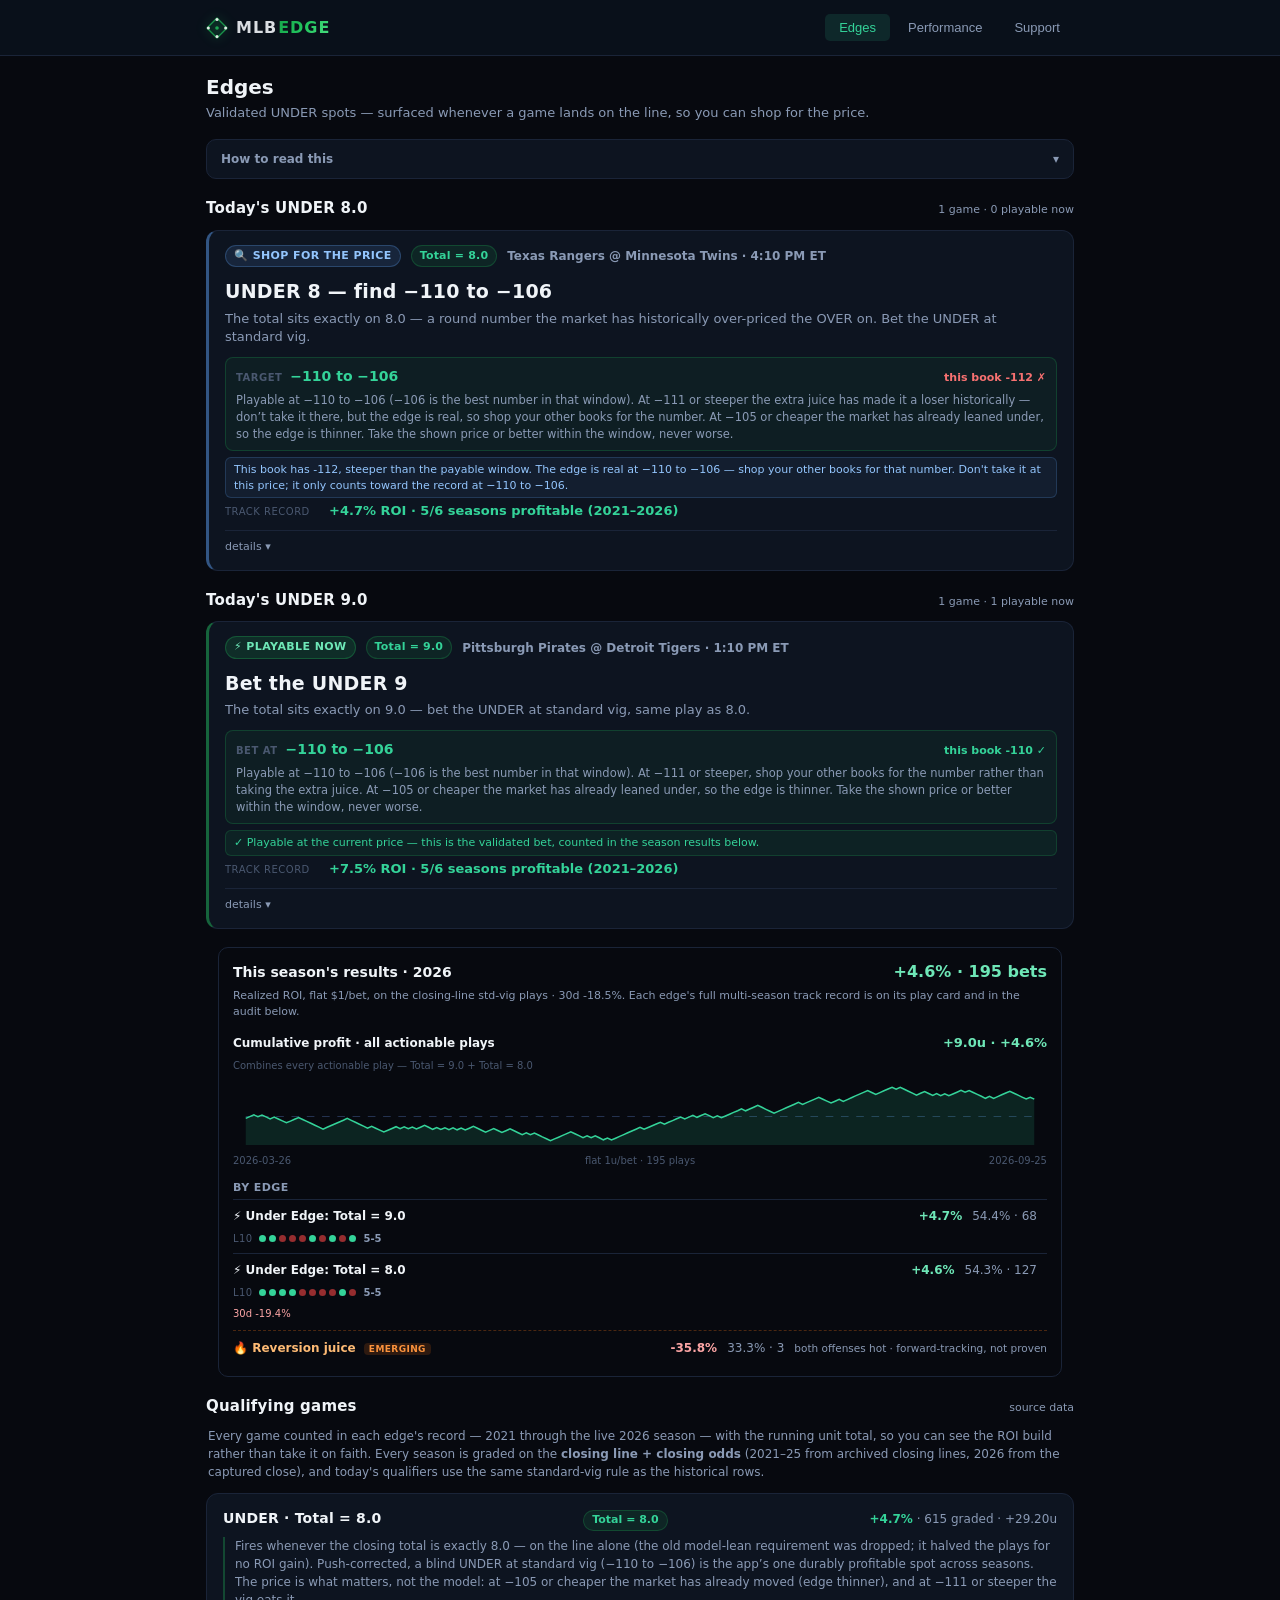
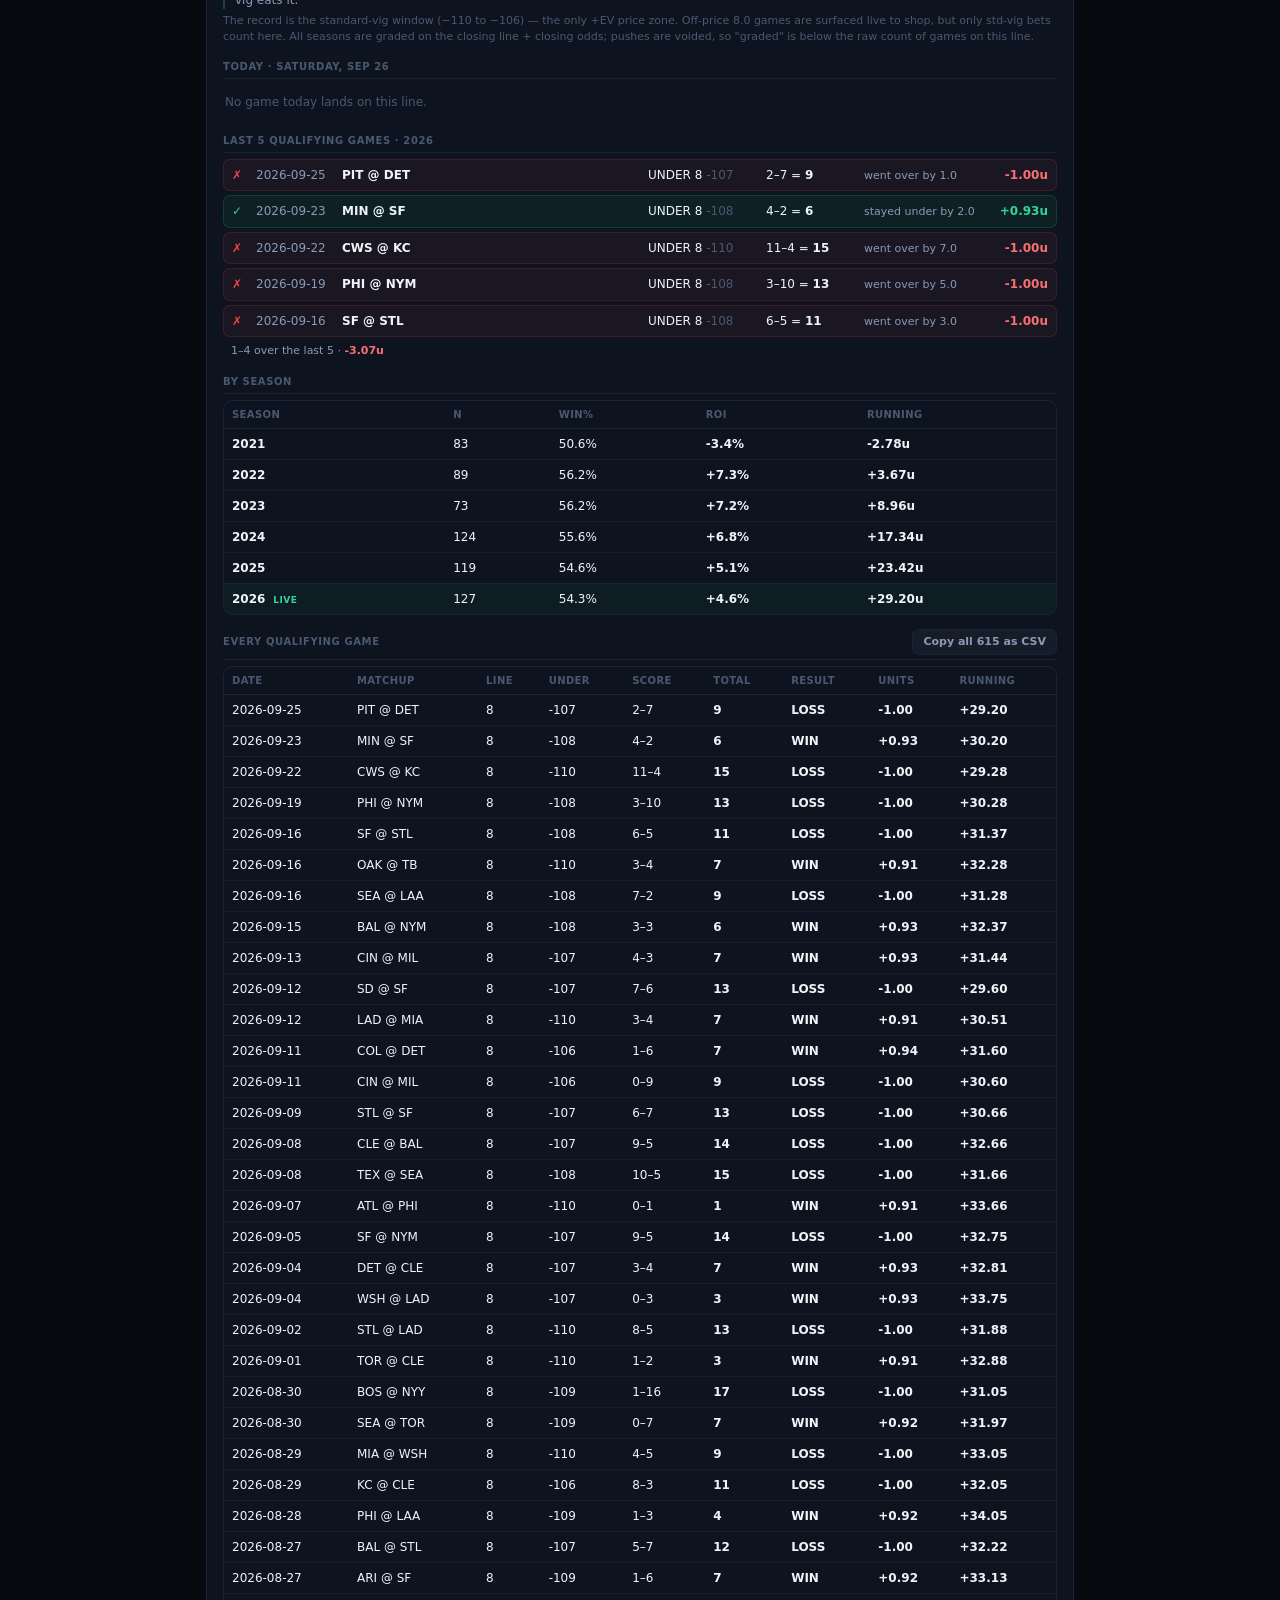
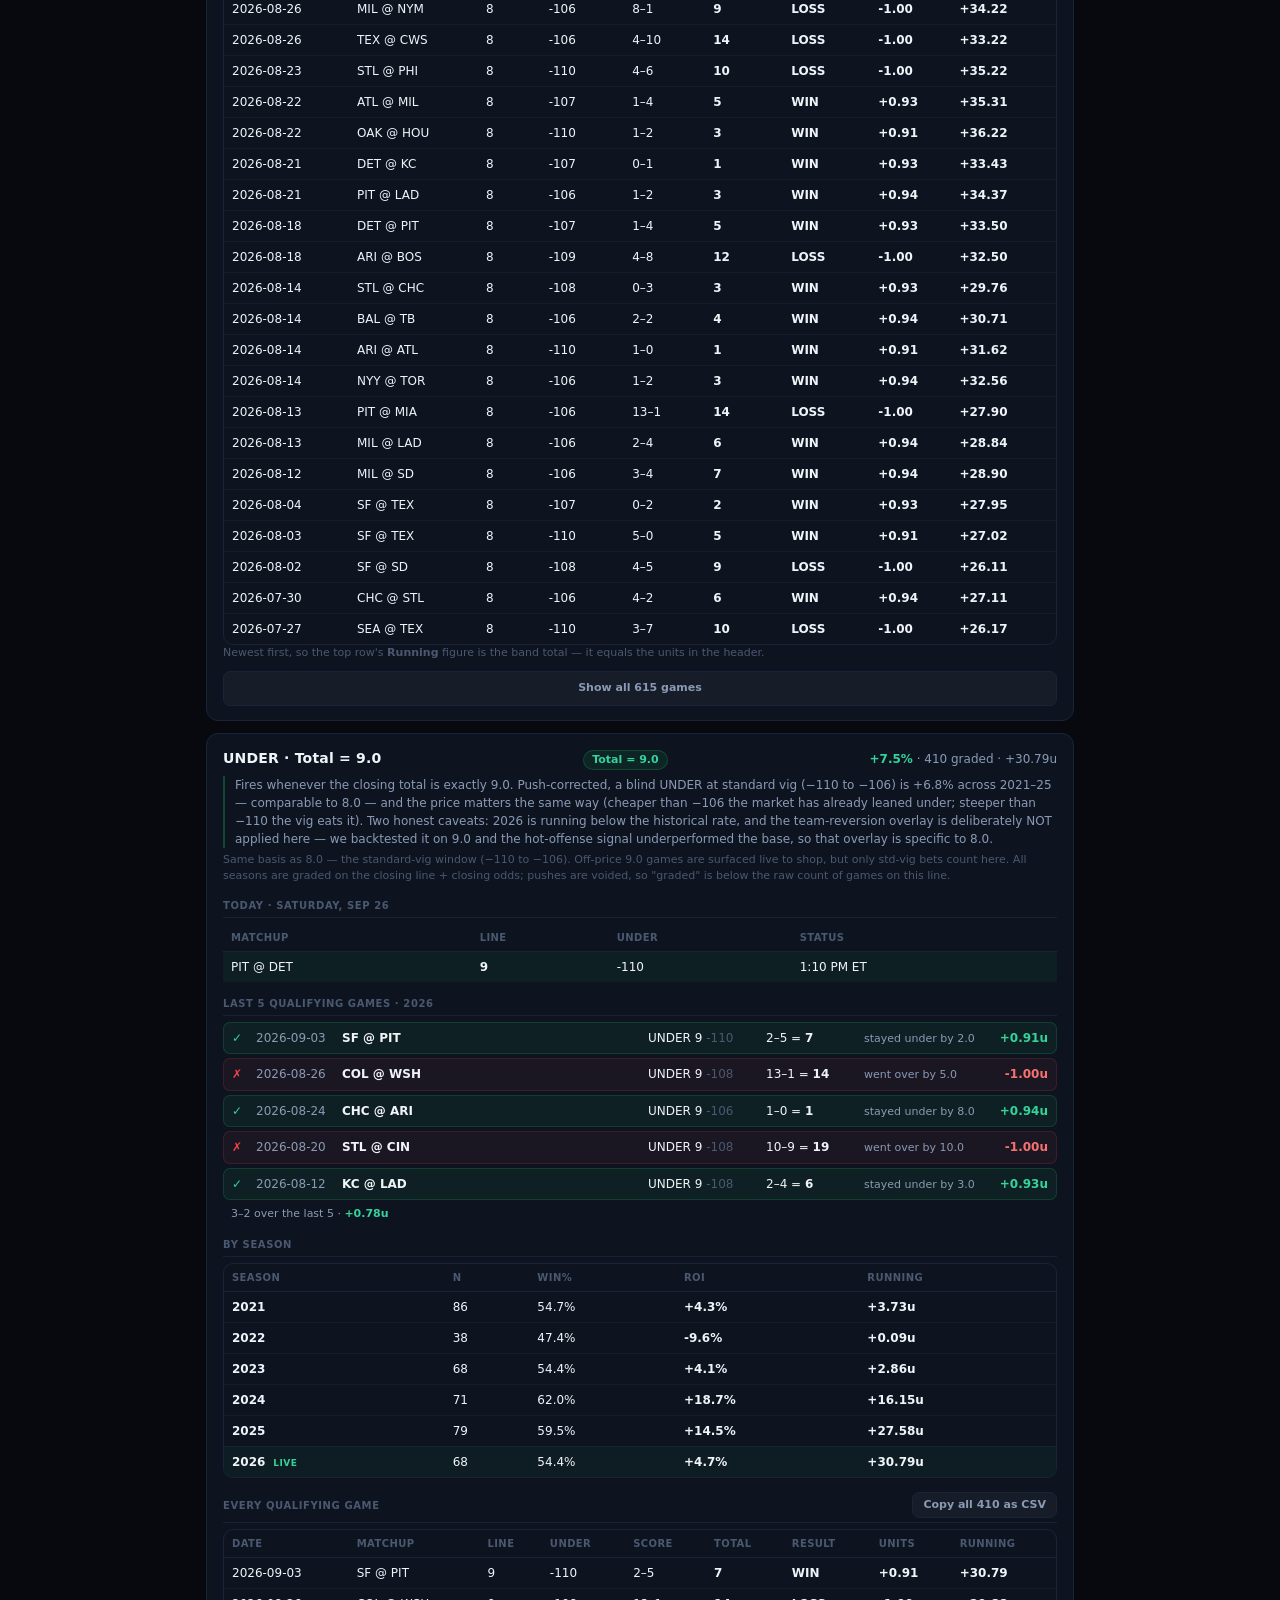
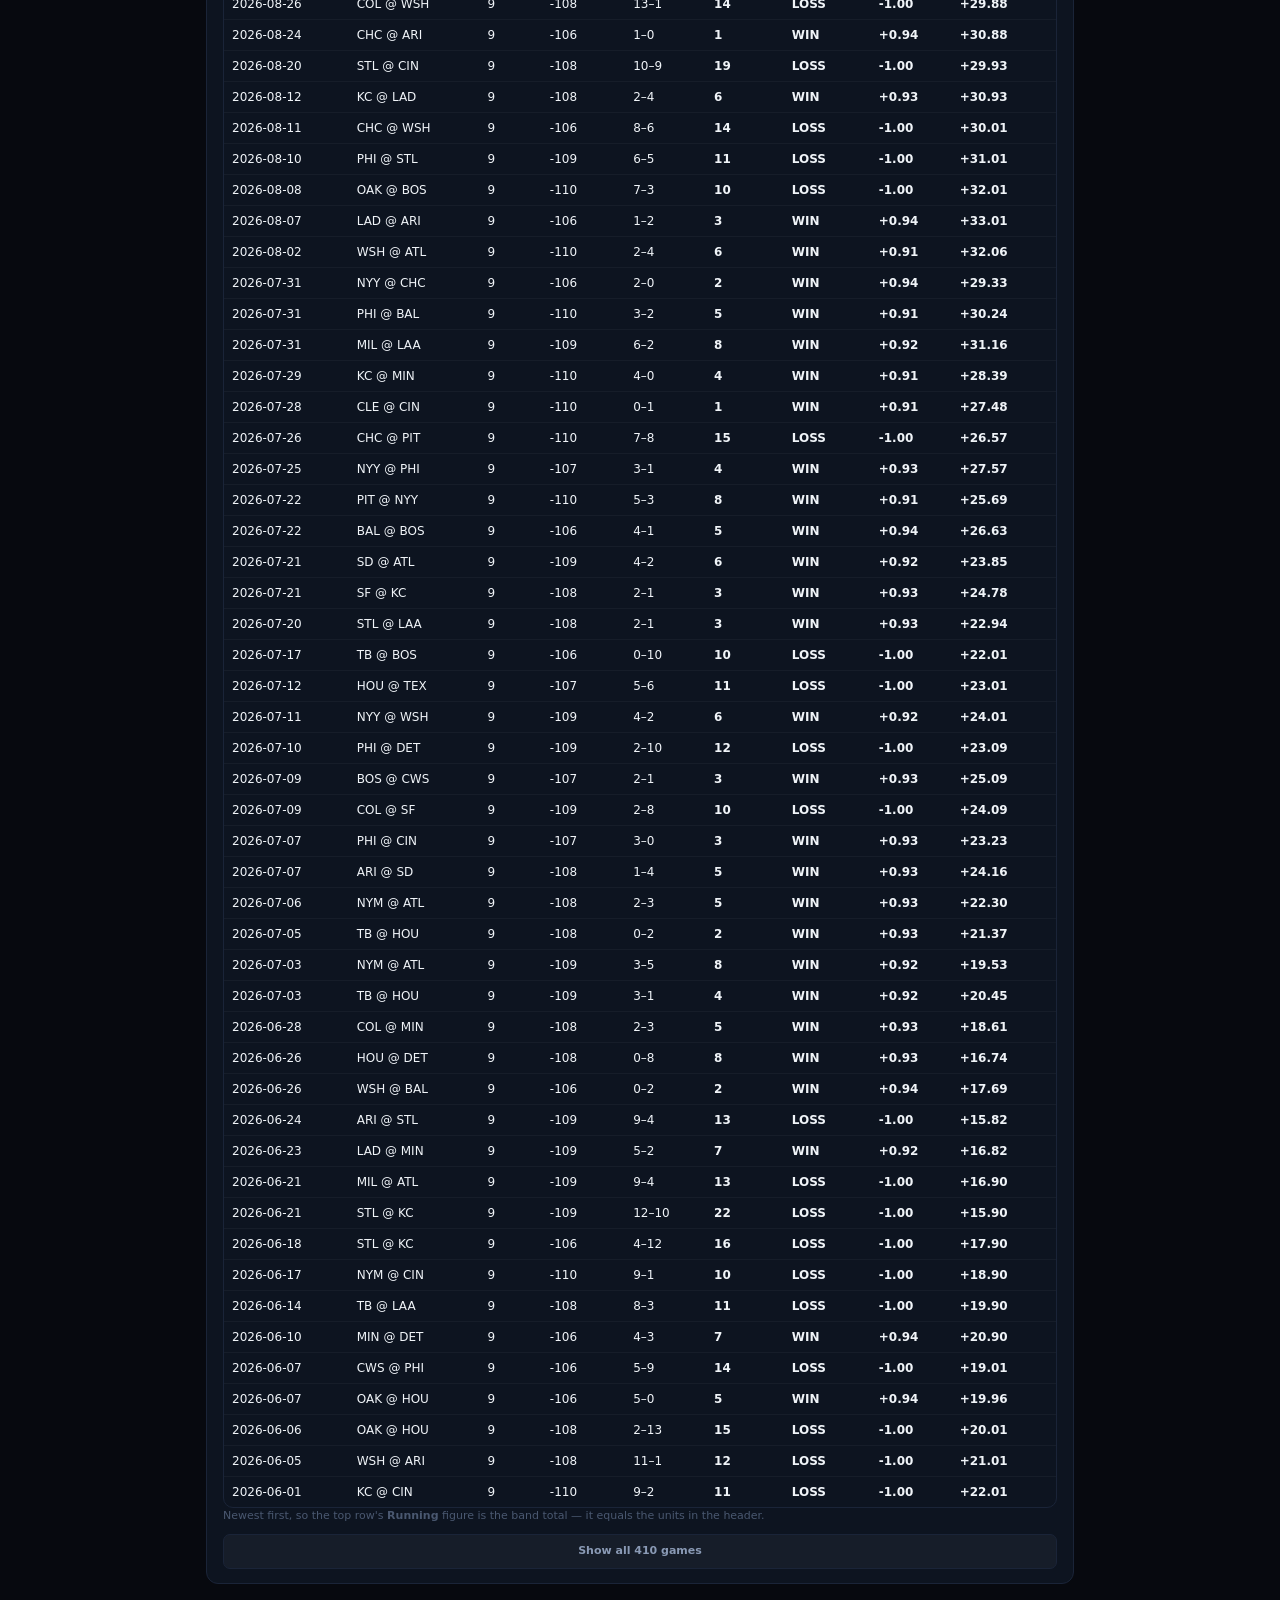
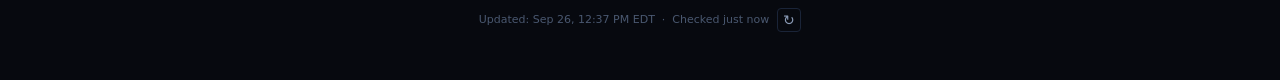
<file: docs/index.html>
<!DOCTYPE html>
<html lang="en">
<head>
  <meta charset="UTF-8" />
  <meta name="viewport" content="width=device-width, initial-scale=1.0, viewport-fit=cover" />
  <title>MLB Edge</title>
  <link rel="stylesheet" href="styles.css?v=129" />
  <link rel="manifest" href="manifest.json" />
  <meta name="theme-color" content="#0f1117" />
  <meta name="apple-mobile-web-app-capable" content="yes" />
  <meta name="apple-mobile-web-app-status-bar-style" content="black-translucent" />
</head>
<body>
  <header>
    <div class="header-inner">
      <div class="logo" aria-label="MLB Edge">
        <svg class="logo-icon" viewBox="0 0 22 22" width="22" height="22" fill="none" aria-hidden="true">
          <path d="M11 1 L21 11 L11 21 L1 11 Z" stroke="rgba(34,197,94,.70)" stroke-width="1.4" stroke-linejoin="round" fill="rgba(34,197,94,.07)"/>
          <circle cx="11" cy="19.6" r="1.5" fill="rgba(255,255,255,.88)"/>
          <circle cx="19.6" cy="11"  r="1.5" fill="rgba(255,255,255,.88)"/>
          <circle cx="11"   cy="2.4" r="1.5" fill="rgba(255,255,255,.88)"/>
          <circle cx="2.4"  cy="11"  r="1.5" fill="rgba(255,255,255,.88)"/>
          <circle cx="11"   cy="11"  r="1.8" fill="rgba(34,197,94,.80)"/>
        </svg>
        <div class="logo-wordmark">
          <span class="logo-mlb">MLB</span><span class="logo-edge">EDGE</span>
        </div>
      </div>
      <nav class="nav-tabs">
        <button class="nav-btn active" data-view="edges">Edges</button>
        <button class="nav-btn" data-view="performance">Performance</button>
        <button class="nav-btn" data-view="support">Support</button>
      </nav>
    </div>
  </header>

  <main id="app">
    <div id="edges-view"></div>

    <div id="performance-view" hidden></div>

    <div id="support-view" hidden></div>
  </main>

  <script src="app.js?v=129"></script>
  <script>
    if ('serviceWorker' in navigator) {
      navigator.serviceWorker.register('./sw.js').catch(() => {});
    }
  </script>
</body>
</html>
</file>
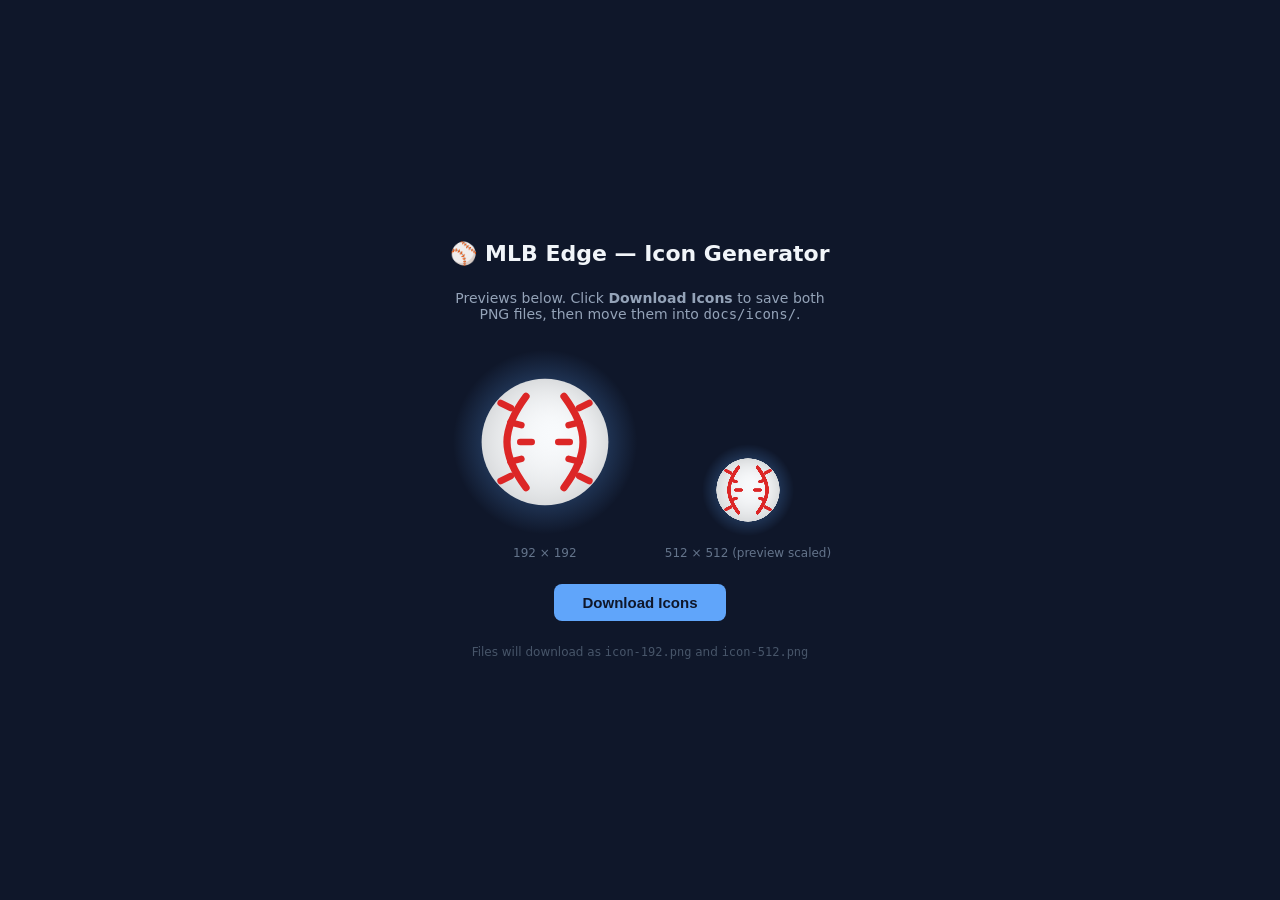
<file: generate_icons.html>
<!DOCTYPE html>
<html lang="en">
<head>
  <meta charset="UTF-8">
  <meta name="viewport" content="width=device-width, initial-scale=1.0">
  <title>Generate MLB Edge Icons</title>
  <style>
    body {
      font-family: -apple-system, BlinkMacSystemFont, 'Segoe UI', system-ui, sans-serif;
      background: #0f172a; color: #f1f5f9;
      display: flex; flex-direction: column; align-items: center;
      justify-content: center; min-height: 100vh; gap: 24px; margin: 0;
    }
    h1 { font-size: 22px; font-weight: 700; margin: 0; }
    p  { color: #94a3b8; font-size: 14px; margin: 0; text-align: center; max-width: 380px; }
    .previews { display: flex; gap: 24px; align-items: flex-end; }
    .preview-wrap { display: flex; flex-direction: column; align-items: center; gap: 8px; }
    .preview-label { font-size: 12px; color: #64748b; }
    button {
      background: #60a5fa; color: #0f172a; border: none;
      border-radius: 8px; padding: 10px 28px;
      font-size: 15px; font-weight: 700; cursor: pointer;
    }
    button:hover { background: #93c5fd; }
    .note { font-size: 12px; color: #475569; }
  </style>
</head>
<body>
  <h1>⚾ MLB Edge — Icon Generator</h1>
  <p>Previews below. Click <strong>Download Icons</strong> to save both PNG files, then move them into <code>docs/icons/</code>.</p>

  <div class="previews">
    <div class="preview-wrap">
      <canvas id="c192" width="192" height="192"></canvas>
      <span class="preview-label">192 × 192</span>
    </div>
    <div class="preview-wrap">
      <canvas id="c512" width="96" height="96" style="image-rendering:pixelated"></canvas>
      <span class="preview-label">512 × 512 (preview scaled)</span>
    </div>
  </div>

  <button id="dl-btn">Download Icons</button>
  <p class="note">Files will download as <code>icon-192.png</code> and <code>icon-512.png</code></p>

  <script>
    function drawBaseball(canvas, size) {
      const ctx = canvas.getContext('2d');
      const cx = size / 2, cy = size / 2;

      // Background — dark navy
      ctx.fillStyle = '#0f172a';
      ctx.fillRect(0, 0, size, size);

      // Outer glow ring
      const gradient = ctx.createRadialGradient(cx, cy, size * 0.28, cx, cy, size * 0.48);
      gradient.addColorStop(0, 'rgba(96,165,250,0.25)');
      gradient.addColorStop(1, 'rgba(96,165,250,0)');
      ctx.beginPath();
      ctx.arc(cx, cy, size * 0.48, 0, Math.PI * 2);
      ctx.fillStyle = gradient;
      ctx.fill();

      // Baseball base — off-white
      const r = size * 0.33;
      ctx.beginPath();
      ctx.arc(cx, cy, r, 0, Math.PI * 2);
      ctx.fillStyle = '#f8fafc';
      ctx.fill();

      // Baseball shadow (subtle depth)
      const shadow = ctx.createRadialGradient(cx + r*0.15, cy - r*0.15, 0, cx, cy, r);
      shadow.addColorStop(0, 'rgba(255,255,255,0)');
      shadow.addColorStop(1, 'rgba(0,0,0,0.12)');
      ctx.beginPath();
      ctx.arc(cx, cy, r, 0, Math.PI * 2);
      ctx.fillStyle = shadow;
      ctx.fill();

      // Red stitching curves
      const lw = Math.max(1.5, size * 0.038);
      ctx.strokeStyle = '#dc2626';
      ctx.lineWidth = lw;
      ctx.lineCap = 'round';

      // Left seam curve
      ctx.beginPath();
      ctx.moveTo(cx - r * 0.30, cy - r * 0.72);
      ctx.bezierCurveTo(
        cx - r * 0.70, cy - r * 0.18,
        cx - r * 0.70, cy + r * 0.18,
        cx - r * 0.30, cy + r * 0.72
      );
      ctx.stroke();

      // Right seam curve
      ctx.beginPath();
      ctx.moveTo(cx + r * 0.30, cy - r * 0.72);
      ctx.bezierCurveTo(
        cx + r * 0.70, cy - r * 0.18,
        cx + r * 0.70, cy + r * 0.18,
        cx + r * 0.30, cy + r * 0.72
      );
      ctx.stroke();

      // Stitch marks on left seam
      const stitchW = lw * 0.9;
      const stitchL = r * 0.18;
      ctx.lineWidth = stitchW;
      drawStitches(ctx, cx, cy, r, -1, stitchL, 5);
      drawStitches(ctx, cx, cy, r, +1, stitchL, 5);
    }

    function drawStitches(ctx, cx, cy, r, side, len, count) {
      // Approximate points along the seam curve
      for (let i = 0; i < count; i++) {
        const t = (i + 0.5) / count;
        // Parametric point along the bezier (simplified as linear along x, cubic along y)
        const px = cx + side * r * lerp(0.30, 0.70, Math.abs(t - 0.5) * 2);
        const py = cy + r * (t * 1.44 - 0.72);
        // Draw perpendicular tick
        const angle = Math.atan2(0.8, side * (0.5 - t)) + Math.PI / 2;
        ctx.beginPath();
        ctx.moveTo(px - Math.cos(angle) * len / 2, py - Math.sin(angle) * len / 2);
        ctx.lineTo(px + Math.cos(angle) * len / 2, py + Math.sin(angle) * len / 2);
        ctx.strokeStyle = '#dc2626';
        ctx.stroke();
      }
    }

    function lerp(a, b, t) { return a + (b - a) * t; }

    // Draw preview for 192
    const c192 = document.getElementById('c192');
    drawBaseball(c192, 192);

    // Draw real 512 on an off-screen canvas, show scaled preview
    const real512 = document.createElement('canvas');
    real512.width = real512.height = 512;
    drawBaseball(real512, 512);

    // Show 512 scaled to 96px preview
    const previewCtx = document.getElementById('c512').getContext('2d');
    previewCtx.drawImage(real512, 0, 0, 96, 96);

    // Download both
    document.getElementById('dl-btn').addEventListener('click', () => {
      download(c192, 'icon-192.png');
      setTimeout(() => download(real512, 'icon-512.png'), 300);
    });

    function download(canvas, filename) {
      const a = document.createElement('a');
      a.download = filename;
      a.href = canvas.toDataURL('image/png');
      a.click();
    }
  </script>
</body>
</html>
</file>
<file: docs/styles.css>
/* ── Reset & base ─────────────────────────────────────────────────────────── */
*, *::before, *::after { box-sizing: border-box; margin: 0; padding: 0; }

:root {
  --bg:           #07090f;
  --bg-card:      #0d1420;
  --bg-card-exp:  #101928;
  --bg-header:    #09101a;
  --bg-table:     #0b1119;
  --bg-input:     #16202e;

  --border:       #1a2438;
  --border-light: #243250;

  --text:         #f0f4f8;
  --text-muted:   #8a9ab5;
  --text-dim:     #4a5870;

  --red:          #dc2626;
  --red-light:    #ef4444;
  --red-dim:      rgba(220,38,38,.12);

  --blue:         #2563eb;
  --blue-light:   #3b82f6;
  --blue-dim:     rgba(37,99,235,.12);

  --green:        #059669;
  --green-light:  #34d399;
  --green-dim:    rgba(52,211,153,.12);
  --amber:        #d97706;

  --accent:       #6366f1;
  --accent-dim:   rgba(99,102,241,.10);
  --accent-glow:  rgba(99,102,241,.22);

  --gold:         #fbbf24;
  --gold-dim:     rgba(251,191,36,.10);

  --better-bg:    rgba(52,211,153,.10);
  --better-color: #34d399;
  --worse-color:  #f87171;

  --radius:       10px;
  --radius-sm:    5px;
  --header-h:     56px;

  --surface2:     #111827;

  font-size: 14px;
}

html { scroll-behavior: smooth; }

body {
  background: var(--bg);
  color: var(--text);
  font-family: -apple-system, BlinkMacSystemFont, 'SF Pro Text', 'SF Pro Display',
               'Segoe UI', system-ui, sans-serif;
  line-height: 1.5;
  min-height: 100vh;
  -webkit-font-smoothing: antialiased;
  -moz-osx-font-smoothing: grayscale;
  -webkit-tap-highlight-color: transparent;
}

/* ── Header ──────────────────────────────────────────────────────────────── */
header {
  position: sticky;
  top: 0;
  z-index: 100;
  background: var(--bg-header);
  border-bottom: 1px solid var(--border);
  height: var(--header-h);
}

.header-inner {
  display: flex;
  align-items: center;
  justify-content: space-between;
  max-width: 900px;
  margin: 0 auto;
  padding: 0 16px;
  height: 100%;
}

.logo {
  display: flex;
  align-items: center;
  gap: 8px;
  text-decoration: none;
}

.logo-icon {
  flex-shrink: 0;
  filter: drop-shadow(0 0 6px rgba(34,197,94,.45));
}

.logo-wordmark {
  display: flex;
  align-items: baseline;
  gap: 1px;
  font-size: 16px;
  font-weight: 800;
  letter-spacing: 0.06em;
  line-height: 1;
}

.logo-mlb {
  color: var(--text);
  opacity: .90;
}

.logo-edge {
  background: linear-gradient(125deg, #16a34a 0%, #22c55e 50%, #4ade80 100%);
  -webkit-background-clip: text;
  -webkit-text-fill-color: transparent;
  background-clip: text;
}

.nav-tabs {
  display: flex;
  gap: 4px;
}

.nav-btn {
  background: none;
  border: none;
  color: var(--text-muted);
  cursor: pointer;
  padding: 6px 14px;
  border-radius: var(--radius-sm);
  font-size: 13px;
  font-weight: 500;
  transition: color .15s, background .15s;
}

.nav-btn:hover { color: var(--text); background: rgba(255,255,255,.04); }
.nav-btn.active { color: var(--green-light); background: var(--green-dim); }
.subnav-btn.active { color: var(--text); background: rgba(255,255,255,.07); }

/* ── Main layout ─────────────────────────────────────────────────────────── */
#app {
  max-width: 900px;
  margin: 0 auto;
  padding: 16px;
}

/* ── View header ─────────────────────────────────────────────────────────── */
.view-header {
  margin-bottom: 16px;
}

.view-header h1 {
  font-size: 20px;
  font-weight: 700;
  color: var(--text);
}

.sub-label {
  font-size: 13px;
  color: var(--text-muted);
}

.data-footer {
  display: flex;
  align-items: center;
  justify-content: center;
  gap: 8px;
  font-size: 11px;
  color: var(--text-dim);
  margin-top: 24px;
  padding-bottom: 32px;
}

.refresh-btn {
  background: none;
  border: 1px solid var(--border);
  border-radius: 4px;
  color: var(--text-muted);
  font-size: 14px;
  width: 24px;
  height: 24px;
  cursor: pointer;
  display: inline-flex;
  align-items: center;
  justify-content: center;
  transition: color .15s, border-color .15s;
  padding: 0;
  line-height: 1;
}

.refresh-btn:hover {
  color: var(--text);
  border-color: var(--border-light);
}

.refresh-btn.spinning {
  animation: spin-once .5s linear;
}

@keyframes spin-once {
  from { transform: rotate(0deg); }
  to   { transform: rotate(360deg); }
}

/* ── Empty state ─────────────────────────────────────────────────────────── */
.empty-state {
  text-align: center;
  color: var(--text-muted);
  padding: 64px 16px;
  font-size: 15px;
  line-height: 2;
}

/* ── Game card ───────────────────────────────────────────────────────────── */
.game-list { display: flex; flex-direction: column; gap: 8px; }

.game-card {
  background: var(--bg-card);
  border: 1px solid var(--border);
  border-radius: var(--radius);
  overflow: hidden;
  transition: border-color .18s, box-shadow .18s;
}

/* Away team favored: green left edge, red right edge */
.game-card[data-fav="away"] {
  box-shadow: -1px 0 14px rgba(52,211,153,.10), 1px 0 14px rgba(220,38,38,.08), 0 3px 12px rgba(0,0,0,.55);
}
.game-card[data-fav="away"]:hover {
  border-color: var(--border-light);
  box-shadow: -1px 0 20px rgba(52,211,153,.16), 1px 0 20px rgba(220,38,38,.12), 0 6px 18px rgba(0,0,0,.6);
}

/* Home team favored: red left edge, green right edge */
.game-card[data-fav="home"] {
  box-shadow: -1px 0 14px rgba(220,38,38,.08), 1px 0 14px rgba(52,211,153,.10), 0 3px 12px rgba(0,0,0,.55);
}
.game-card[data-fav="home"]:hover {
  border-color: var(--border-light);
  box-shadow: -1px 0 20px rgba(220,38,38,.12), 1px 0 20px rgba(52,211,153,.16), 0 6px 18px rgba(0,0,0,.6);
}

.game-card.expanded {
  border-color: var(--accent);
  box-shadow: 0 0 0 1px var(--accent-glow), 0 12px 40px rgba(0,0,0,.7);
}

.game-card-header {
  cursor: pointer;
  padding: 14px 16px 12px;
  user-select: none;
}

/* Away favored: green tint left, red tint right */
[data-fav="away"] .game-card-header {
  background: linear-gradient(90deg, rgba(52,211,153,.06) 0%, transparent 28%, transparent 72%, rgba(220,38,38,.05) 100%);
}

/* Home favored: red tint left, green tint right */
[data-fav="home"] .game-card-header {
  background: linear-gradient(90deg, rgba(220,38,38,.05) 0%, transparent 28%, transparent 72%, rgba(52,211,153,.06) 100%);
}

.game-card-header:hover { filter: brightness(1.04); }

/* ════════════════════════════════════════════════════════════════
   Redesigned Games card (gc2): team logos + colors, purple/yellow/gray chrome
   ════════════════════════════════════════════════════════════════ */
.game-card.gc2 { box-shadow: 0 3px 12px rgba(0,0,0,.5); }
.game-card.gc2:hover { border-color: var(--border-light); box-shadow: 0 6px 18px rgba(0,0,0,.6); }
.game-card.gc2.expanded { border-color: #9333ea; box-shadow: 0 0 0 1px rgba(147,51,234,.40), 0 12px 40px rgba(0,0,0,.7); }
.gc2 .game-card-header { background: none; }   /* drop the old green/red fav tint */

.gc2-tier.tier-elite { background: linear-gradient(135deg,#7c3aed,#9333ea); color: #fde047; }
.gc2-tier.tier-great { background: rgba(147,51,234,.18); color: #c4b5fd; }
.gc2-tier.tier-good  { background: rgba(148,163,184,.14); color: var(--text-muted); }

.gc2-logo img { width: 34px; height: 34px; }

.gc2-wp-pcts strong { color: var(--text); }

.gc2-model strong { color: #fde047; }

.gl-item b { color: var(--text); font-weight: 700; margin-right: 2px; }

/* Narrow phones: shrink logos/names so the matchup + odds rows never overflow */
@media (max-width: 380px) {
  
  .gc2-logo img { width: 28px; height: 28px; }
  
  
  
  
}

/* Winner bubble = green glow */
.game-card[data-fav="away"] .away-bubble,
.game-card[data-fav="home"] .home-bubble {
  background: radial-gradient(circle at 42% 38%, rgba(255,255,255,.30) 0%, rgba(52,211,153,.14) 68%, rgba(52,211,153,.06) 100%);
  border-color: rgba(52,211,153,.32);
  box-shadow:
    0 0 14px rgba(34,197,94,.22),
    0 2px 8px rgba(0,0,0,.50),
    inset 0 1px 4px rgba(255,255,255,.22),
    inset 0 -2px 4px rgba(0,0,0,.22);
}

/* Loser bubble = red glow */
.game-card[data-fav="home"] .away-bubble,
.game-card[data-fav="away"] .home-bubble {
  background: radial-gradient(circle at 42% 38%, rgba(255,255,255,.30) 0%, rgba(220,38,38,.12) 68%, rgba(220,38,38,.06) 100%);
  border-color: rgba(220,38,38,.28);
  box-shadow:
    0 0 14px rgba(220,38,38,.22),
    0 2px 8px rgba(0,0,0,.50),
    inset 0 1px 4px rgba(255,255,255,.22),
    inset 0 -2px 4px rgba(0,0,0,.22);
}

/* Final game: both bubbles neutral (no winner/loser glow) */
.game-card[data-status="final"] .away-bubble,
.game-card[data-status="final"] .home-bubble {
  background: radial-gradient(circle at 42% 38%, rgba(255,255,255,.18) 0%, rgba(59,130,246,.10) 68%, rgba(59,130,246,.04) 100%);
  border-color: rgba(59,130,246,.20);
  box-shadow:
    0 0 10px rgba(59,130,246,.15),
    0 2px 8px rgba(0,0,0,.50),
    inset 0 1px 4px rgba(255,255,255,.15),
    inset 0 -2px 4px rgba(0,0,0,.22);
}

.team-logo {
  width: 100%;
  height: 100%;
  object-fit: contain;
  display: block;
}

/* Winner name = green, loser name = red */
.game-card[data-fav="away"] .away-name,
.game-card[data-fav="home"] .home-name { color: var(--green-light); }

.game-card[data-fav="home"] .away-name,
.game-card[data-fav="away"] .home-name { color: var(--red-light); }

/* Resolved game: override green/red — both teams and score go blue */
.game-card[data-status="final"] .away-name,
.game-card[data-status="final"] .home-name { color: var(--blue-light); }
.game-card[data-status="final"] .live-score { color: var(--blue-light); }
.game-card[data-status="final"] .final-badge { color: var(--blue-light); letter-spacing: .06em; }

/* Lineup status + batter highlights strip */

.ls-center {
  flex-shrink: 0;
}

.bh-chip.hot   { background: rgba(52,211,153,.13);   color: var(--green-light); }

.bh-chip.over  { background: rgba(217,119,6,.15);    color: #fbbf24; }
.bh-chip.under { background: var(--blue-dim);         color: var(--blue-light); }

/* ── Vegas edge strip (collapsed card) ──────────────────────────────────── */
.edge-strip {
  display: flex;
  align-items: center;
  gap: 6px;
  padding: 5px 16px;
  border-top: 1px solid var(--border);
  background: rgba(0,0,0,.18);
  flex-wrap: wrap;
}

.edge-pill {
  padding: 2px 8px;
  border-radius: 4px;
  font-size: 11px;
  font-weight: 700;
  letter-spacing: 0.4px;
  text-transform: uppercase;
  white-space: nowrap;
}
.edge-pill.strong {
  background: var(--green-dim);
  color: var(--green-light);
  border: 1px solid rgba(52,211,153,.22);
}
.edge-pill.mild {
  background: var(--accent-dim);
  color: #a5b4fc;
  border: 1px solid rgba(99,102,241,.22);
}
.edge-pill.dir-over  { background: var(--green-dim);          color: var(--green-light); border-color: rgba(52,211,153,.22); }
.edge-pill.dir-under { background: rgba(59,130,246,.10);       color: #60a5fa;            border-color: rgba(59,130,246,.22); }

/* ── Lineup insights row (expanded body) ─────────────────────────────────── */

/* Winner score = green, loser score = red */
.game-card[data-fav="away"] .pse-away,
.game-card[data-fav="home"] .pse-home { color: var(--green-light); }

.game-card[data-fav="home"] .pse-away,
.game-card[data-fav="away"] .pse-home { color: var(--red-light); }

.game-card.expanded .expand-arrow { transform: rotate(180deg); }

.tier-badge.tier-elite {
  background: linear-gradient(135deg, #f59e0b 0%, #fbbf24 100%);
  color: #1c0800;
  box-shadow: 0 0 8px rgba(251,191,36,.30);
}

.tier-badge.tier-great {
  background: var(--accent-dim);
  color: #a5b4fc;
  border: 1px solid rgba(99,102,241,.35);
}

.tier-badge.tier-good {
  background: rgba(34,197,94,.12);
  color: var(--green-light);
  border: 1px solid rgba(34,197,94,.25);
}

/* Trend pills on collapsed card */

/* Last-start deviation: pitcher recently sharp vs. fading */

.pf-tab.active {
  background: var(--green-dim);
  color: var(--green-light);
  border-color: rgba(34,197,94,.3);
}

/* ── Expanded body ───────────────────────────────────────────────────────── */
.game-card-body {
  border-top: 1px solid var(--border);
  background: var(--bg-card-exp);
}

.section-heading {
  font-size: 10px;
  font-weight: 700;
  letter-spacing: .10em;
  text-transform: uppercase;
  color: #a5b4fc;
  margin-bottom: 10px;
  padding: 0 0 6px 10px;
  border-left: 3px solid var(--accent);
  border-bottom: 1px solid var(--border);
}

/* ── Pitcher table ───────────────────────────────────────────────────────── */

.pitcher-table th,
.pitcher-table td {
  padding: 5px 8px;
  text-align: center;
}

.pitcher-table th {
  font-size: 11px;
  font-weight: 600;
  color: var(--text-muted);
  padding-bottom: 6px;
}

.pitcher-table .stat-lbl {
  text-align: left;
  color: var(--text-muted);
  font-size: 12px;
  white-space: nowrap;
}

.game-card[data-fav="away"] .pitcher-table .away-th,
.game-card[data-fav="home"] .pitcher-table .home-th { color: var(--green-light); }

.game-card[data-fav="home"] .pitcher-table .away-th,
.game-card[data-fav="away"] .pitcher-table .home-th { color: var(--red-light); }

.pitcher-table tbody tr { border-top: 1px solid var(--border); }
.pitcher-table tbody tr:first-child { border-top: none; }

.stat-val.better {
  background: var(--better-bg);
  color: var(--better-color);
  border-radius: 3px;
}

.stat-val.worse { color: var(--worse-color); }

.game-card[data-fav="away"] .away-pill,
.game-card[data-fav="home"] .home-pill { background: var(--green-dim); color: var(--green-light); }

.game-card[data-fav="home"] .away-pill,
.game-card[data-fav="away"] .home-pill { background: var(--red-dim); color: var(--red-light); }

/* ── Lineups ─────────────────────────────────────────────────────────────── */

.lineup-table th {
  font-size: 10px;
  font-weight: 600;
  color: var(--text-dim);
  text-align: center;
  padding: 3px 4px 5px;
  border-bottom: 1px solid var(--border);
}

.lineup-table td {
  padding: 4px 4px;
  text-align: center;
  border-top: 1px solid var(--border);
  color: var(--text-muted);
}

.lineup-table .bo { color: var(--text-dim); font-size: 11px; }

.streak-pill.hot  { background: rgba(34,197,94,.2);  color: var(--green-light); }

.woba-over  { color: var(--green-light); font-weight: 600; }
.woba-under { color: var(--worse-color); }

.dash { color: var(--text-dim); }

/* ── Prediction block ────────────────────────────────────────────────────── */

.win-label  { color: var(--green-light); }

.win-fill  { background: linear-gradient(90deg, #059669, #34d399); }

.score-est strong { color: var(--text); font-size: 16px; }

/* ── Model vs Market readout (independent win-prob; informational, never bet-styled) ── */
.model-read {
  display: flex;
  flex-wrap: wrap;
  align-items: center;
  gap: 6px 10px;
  font-size: 12px;
  color: var(--text-muted);
  margin: 6px 0 2px;
  padding: 6px 12px;
  background: rgba(99,102,241,.06);
  border: 1px solid rgba(99,102,241,.16);
  border-radius: 6px;
  cursor: help;
}

.mr-main strong { color: var(--text); }

  /* ≥5pp from market — info, not value */

/* ── Model vs Vegas comparison block ─────────────────────────── */

 

.sig-badge.neutral     { background: rgba(255,255,255,.06); color: var(--text-muted); }
.sig-badge.edge-winner { background: var(--green-dim);       color: var(--green-light); }
.sig-badge.edge-loser  { background: var(--red-dim);         color: var(--red-light); }
/* legacy aliases kept for any cached cards */
.sig-badge.edge-home { background: var(--green-dim); color: var(--green-light); }
.sig-badge.edge-away { background: var(--red-dim);  color: var(--red-light); }

.section-heading {
  font-size: 10px;
  font-weight: 700;
  text-transform: uppercase;
  letter-spacing: .10em;
  color: #a5b4fc;
  margin-bottom: 10px;
  padding: 0 0 6px 10px;
  border-left: 3px solid var(--accent);
  border-bottom: 1px solid var(--border);
}

.row-hit td  { color: var(--text); }
.row-miss td { color: var(--text-muted); }

/* Total lean: text-only colour inside table cell (suppress pill background) */

/* ── Live / Final status strip ───────────────────────────────────────────── */
@keyframes pulse-dot {
  0%, 100% { opacity: 1; }
  50%       { opacity: .3; }
}

.live-dot {
  display: inline-block;
  width: 7px; height: 7px;
  border-radius: 50%;
  background: var(--green-light);
  animation: pulse-dot 1.4s ease-in-out infinite;
  margin-right: 5px;
  vertical-align: middle;
}

/* ── Scrollbar ───────────────────────────────────────────────────────────── */
::-webkit-scrollbar { width: 6px; }
::-webkit-scrollbar-track { background: var(--bg); }
::-webkit-scrollbar-thumb { background: var(--border-light); border-radius: 4px; }

/* ── Backtest view ───────────────────────────────────────────────────────── */
.backtest-wrap { padding: 12px 14px 32px; max-width: 900px; margin: 0 auto; }
.pv-toggle-btn.active { background: var(--accent); color: #fff; font-weight: 600; }
.pv-toggle-btn:not(.active):hover { background: var(--surface2); color: var(--text); }
.bt-cell-roi.pos { color: var(--green-light); }
.bt-cell-roi.neg { color: #f87171; }
.bt-signal-note {
  font-size: 12px;
  color: var(--text-muted);
  line-height: 1.7;
  padding: 12px 16px;
  background: rgba(34,197,94,.04);
  border: 1px solid rgba(34,197,94,.14);
  border-radius: var(--radius-sm);
  margin-top: 14px;
}
.bt-signal-note strong { color: var(--text); }
.bt-subsection-title { font-size: 12px; font-weight: 600; letter-spacing: .04em; text-transform: uppercase; color: var(--text-muted); margin: 0 0 8px; }

/* Two-column layout for edge and accuracy sections */
.bt-two-col { display: grid; grid-template-columns: 1fr 1fr; gap: 20px; margin-bottom: 8px; }

/* Confidence tier color classes (backtest) */
.tier-pct-good { color: var(--green-light); font-weight: 700; }
.tier-pct-ok   { color: #f0a500; font-weight: 600; }

/* Game log table */
.bt-table-wrap {
  overflow-x: auto;
  border: 1px solid var(--border);
  border-radius: var(--radius);
  margin-top: 6px;
}
.bt-table {
  width: 100%;
  border-collapse: collapse;
  font-size: 12px;
}
.bt-table thead th {
  background: var(--bg-table);
  color: var(--text-muted);
  font-size: 11px;
  font-weight: 600;
  text-transform: uppercase;
  letter-spacing: .05em;
  padding: 8px 10px;
  text-align: left;
  border-bottom: 1px solid var(--border);
  white-space: nowrap;
}
.bt-table tbody tr { border-bottom: 1px solid var(--border); }
.bt-table tbody tr:last-child { border-bottom: none; }
.bt-table tbody td { padding: 7px 10px; color: var(--text-muted); white-space: nowrap; }
.bt-table tbody tr.row-hit td { background: rgba(34,197,94,.05); }
.bt-table tbody tr.row-miss td { background: rgba(220,38,38,.05); }
.bt-date     { color: var(--text-dim) !important; }
.bt-matchup  { color: var(--text) !important; font-weight: 500; }
.bt-pred     { color: var(--text-muted); }
.bt-actual   { color: var(--text-muted); }
.bt-conf     { font-size: 11px; color: var(--text-dim); }
.bt-score    { font-size: 11px; color: var(--text-dim); }
.bt-icon     { text-align: center; font-weight: 700; font-size: 14px; }
.icon-correct { color: var(--green-light); }
.icon-wrong   { color: var(--red-light); }
.tier-pct-good { color: var(--green-light); }
.tier-pct-ok   { color: var(--amber); }

/* ── Game log additions ──────────────────────────────────────────────────── */
.bt-season { color: var(--text-dim) !important; font-size: 11px; }
.bt-edge   { font-size: 12px; font-weight: 600; }
.edge-pos  { color: var(--green-light) !important; }
.edge-neg  { color: var(--red-light)   !important; }
.rec-priced-note {
  font-size: 11px;
  color: var(--text-dim);
  margin-bottom: 10px;
}
.season-year-table {
  width: 100%;
  border-collapse: collapse;
  font-size: 12px;
  margin-bottom: 4px;
}
.season-year-table thead th {
  font-size: 10px;
  font-weight: 700;
  color: var(--text-muted);
  text-transform: uppercase;
  letter-spacing: .05em;
  padding: 4px 8px;
  text-align: left;
  border-bottom: 1px solid var(--border);
}
.season-year-table tbody tr:hover { background: var(--hover-bg); }
.season-year-table td {
  padding: 5px 8px;
  border-bottom: 1px solid var(--border-subtle, rgba(255,255,255,.04));
  color: var(--text-primary);
}
.syr-yr {
  font-weight: 700;
  color: var(--text-muted);
  width: 52px;
}

/* ── Performance restructure: lens labels, scope tags{
  font-size: 13px;
  font-weight: 700;
  color: var(--text);
  margin: 20px 0 8px;
  padding-bottom: 6px;
  border-bottom: 1px solid var(--border);
}
.scope-tag {
  font-size: 9px;
  font-weight: 700;
  color: var(--text-muted);
  background: rgba(255,255,255,.06);
  border-radius: 4px;
  padding: 1px 6px;
  margin-left: 6px;
  text-transform: none;
  letter-spacing: 0;
  vertical-align: middle;
}
.ep-conf {
  font-size: 8px;
  font-weight: 800;
  border-radius: 4px;
  padding: 1px 5px;
  margin-left: 4px;
  vertical-align: middle;
}
.ep-conf-high  { color: #6ee7b7; background: rgba(34,197,94,.12); }
.ep-conf-new   { color: #fbbf24; background: rgba(234,179,8,.12); }
.ep-conf-watch { color: var(--text-dim); background: rgba(148,163,184,.12); }
.ep-name { font-weight: 600; color: var(--text); }
.bt-kpi-tag.tag-good { color: #6ee7b7; background: rgba(34,197,94,.12); }

/* ── Mobile ──────────────────────────────────────────────────────────────── */
@media (max-width: 600px) {
  
  .team-info      { padding: 0 2px; }
  .team-name      { font-size: 13px; }
  
     /* hide xERA — too cramped on mobile */
  .game-info-cell { min-width: 72px; padding: 0 2px; }
  .game-time      { font-size: 12px; }
  .logo-bubble    { width: 36px; height: 36px; padding: 3px; }
  .logo-namerow   { gap: 7px; }
  .rec-l10        { display: none; }
  .rec-overall    { font-size: 10px; }
  
  .game-meta      { font-size: 10px; }

  /* Pred strip: tighter on mobile */
  
  
  

  /* Edge strip: smaller pills */
  .edge-strip { padding: 4px 12px; gap: 4px; }
  .edge-pill  { font-size: 10px; padding: 2px 6px; }

  /* Pitcher table: horizontal scroll */
  
  

  /* Lineup table: horizontal scroll; hide wOBA on narrow screens */
  
  
  .lineup-table th:nth-child(4),
  .lineup-table td:nth-child(4) { display: none; }

  

  /* Lineup status: tighter */
  

  
  

  .signal-grid  { grid-template-columns: 1fr 1fr; }
  
  

  /* Backtest hero: 2-col grid on narrow */
  .bt-hero-grid { grid-template-columns: 1fr 1fr; }
  /* Edge buckets: 2-col on narrow */
  .edge-bucket-grid { grid-template-columns: 1fr 1fr; }
  /* Narrative backtest: stack on mobile */
  .bt-live-grid { grid-template-columns: 1fr 1fr; }
  .bt-two-col   { grid-template-columns: 1fr; }
  /* Away grid: tighten padding on mobile */
  .bt-away-grid thead th,
  .bt-away-grid tbody td { padding: 8px 8px; }
  .bt-cell-roi { font-size: 14px; }
  .bt-cell-elite .bt-cell-roi { font-size: 16px; }
  /* Game log: hide Season + Edge columns on narrow */
  .bt-table th:nth-child(1),
  .bt-table td:nth-child(1) { display: none; }
  .bt-table th:nth-child(6),
  .bt-table td:nth-child(6) { display: none; }
  .signal-accuracy-grid { grid-template-columns: 1fr 1fr; }
  /* Record tab Vegas grids: 1-col on narrow */
  .rec-totals-grid { grid-template-columns: 1fr; }

  /* Props: stack stat pills on narrow screens */
  
  .stat-pills-row   { flex-wrap: wrap; }

  /* Game log: stack summary pills on narrow screens */
  .game-log-summary { flex-direction: column; }

  /* Props perf: stack tables on narrow screens */
  
}

.edge-pos { background: rgba(34,197,94,.15);  color: #4ade80; }
.edge-neg { background: rgba(220,38,38,.15);  color: #f87171; }

.seg-table {
  width: 100%;
  border-collapse: collapse;
  font-size: 13px;
}
.seg-table th {
  text-align: left;
  font-size: 11px;
  font-weight: 600;
  text-transform: uppercase;
  letter-spacing: .05em;
  color: var(--text-dim);
  padding: 6px 10px;
  border-bottom: 1px solid var(--border);
}
.seg-table td { padding: 7px 10px; border-bottom: 1px solid rgba(255,255,255,.04); }
.seg-table tr:last-child td { border-bottom: none; }

.seg-pos { color: var(--green-light); font-weight: 600; }
.seg-neg { color: #f87171; font-weight: 600; }

/* ── Game card left-border accent: informational "model leans away" flag ──── */
.game-card[data-pick-tier="model_away_lean"] { border-left: 3px solid rgba(99,102,241,.5); }
.yr-live td { color: #6ee7b7; }
.live-tag {
  display: inline-block;
  font-size: 9px;
  font-weight: 700;
  letter-spacing: 0.05em;
  text-transform: uppercase;
  color: #6ee7b7;
  background: rgba(110,231,183,.12);
  border: 1px solid rgba(110,231,183,.3);
  padding: 0 5px;
  border-radius: 3px;
  margin-left: 5px;
  vertical-align: middle;
}

/* ── Support view ─────────────────────────────────────────────────────────── */
.support-wrap {
  max-width: 680px;
  margin: 0 auto;
  padding: 24px 16px 48px;
}
.support-section {
  background: var(--surface2);
  border: 1px solid var(--border);
  border-radius: var(--radius);
  padding: 24px 28px;
  margin-bottom: 20px;
}
.support-section-title {
  font-size: 16px;
  font-weight: 700;
  color: var(--text);
  margin: 0 0 14px;
}
.support-body {
  font-size: 14px;
  line-height: 1.75;
  color: var(--text-muted);
  margin: 0;
}

/* Validation summary table (Support tab) */
.val-table {
  width: 100%;
  border-collapse: collapse;
  margin-top: 14px;
  font-size: 12.5px;
}
.val-table th {
  text-align: left;
  font-size: 11px;
  text-transform: uppercase;
  letter-spacing: 0.4px;
  color: var(--text-dim);
  padding: 6px 10px;
  border-bottom: 1px solid var(--border);
}
.val-table td {
  padding: 9px 10px;
  border-bottom: 1px solid var(--border);
  color: var(--text-primary);
  vertical-align: top;
}
.val-table td:nth-child(2) { color: var(--text-muted); }
.val-table tr:last-child td { border-bottom: none; }
.val-tag {
  display: inline-block;
  white-space: nowrap;
  font-size: 11px;
  font-weight: 700;
  padding: 2px 8px;
  border-radius: 10px;
}
.val-yes   { background: rgba(34,197,94,.14);  color: #6ee7b7; border: 1px solid rgba(34,197,94,.28); }
.val-watch { background: rgba(251,191,36,.10); color: #fcd34d; border: 1px solid rgba(251,191,36,.22); }
.val-no    { background: rgba(148,163,184,.10);color: var(--text-muted); border: 1px solid rgba(148,163,184,.22); }

/* ── Game card key signals row ───────────────────────────────────────────── */

.key-sig-chip.sp      { background: rgba(99,102,241,.12);  color: #a5b4fc; border: 1px solid rgba(99,102,241,.25); }

.key-sig-chip.rest    { background: rgba(52,211,153,.10);  color: #6ee7b7; border: 1px solid rgba(52,211,153,.18); }
.sim-ou-val.over  { color: #4ade80; }
.sim-ou-val.under { color: #60a5fa; }
.sim-diff-val.pos { color: var(--green-light); }
.sim-diff-val.neg { color: var(--red-light); }
.sim-compare-gap.pos     { color: var(--green-light); background: var(--green-dim); }
.sim-compare-gap.neg     { color: var(--red-light);   background: var(--red-dim); }
.sim-compare-gap.neutral { color: var(--text-muted);  background: var(--bg-input); }
.sim-scenario-btn.active {
  background: var(--accent-dim);
  border-color: var(--accent);
  color: var(--text);
  font-weight: 600;
}

.parlay-opt-btn.active {
  background: var(--green-dim);
  color: var(--green-light);
  border-color: rgba(34,197,94,.30);
}

/* ── iOS / Mobile overrides (cascade after earlier @media block) ──────────── */
@media (max-width: 600px) {
  /* Safe area: body handles notch + home indicator for both PWA and Safari */
  body {
    padding-top: env(safe-area-inset-top);
    padding-bottom: env(safe-area-inset-bottom);
  }

  /* Two-row header: logo row + scrollable nav strip */
  header {
    height: auto;
  }

  .header-inner {
    flex-direction: column;
    align-items: stretch;
    padding: 0;
    height: auto;
  }

  .logo {
    padding: 10px 16px;
    padding-left:  calc(16px + env(safe-area-inset-left));
    padding-right: calc(16px + env(safe-area-inset-right));
  }

  /* Scrollable tab strip with no visible scrollbar */
  .nav-tabs {
    overflow-x: auto;
    overflow-y: hidden;
    flex-wrap: nowrap;
    gap: 2px;
    padding: 0 12px 8px;
    padding-left:  calc(12px + env(safe-area-inset-left));
    padding-right: calc(12px + env(safe-area-inset-right));
    -webkit-overflow-scrolling: touch;
    scrollbar-width: none;
    overscroll-behavior-x: contain;
  }

  .nav-tabs::-webkit-scrollbar { display: none; }

  /* 44px min touch target on each tab */
  .nav-btn {
    flex-shrink: 0;
    min-height: 44px;
    padding: 0 14px;
    font-size: 13px;
    white-space: nowrap;
  }

  /* Main content safe areas */
  #app {
    padding: 12px;
    padding-left:  calc(12px + env(safe-area-inset-left));
    padding-right: calc(12px + env(safe-area-inset-right));
    padding-bottom: calc(24px + env(safe-area-inset-bottom));
  }

  /* Props filter row: horizontal scroll, no wrap */
  

  

  /* Fix double-padding: picks-list already inside #app which has 12px padding */
  

  /* Parlay meta line: break to its own line below the title */
  

  /* Hide verify badge on mobile to save horizontal space */
  

  /* Sub-10px font sizes — Apple renders anything below 10px blurry / unreadable */
  .tier-badge      { font-size: 10px; }
  
  

  /* Prevent iOS auto-zoom on input focus (requires font-size >= 16px) */
  

  /* :active tap feedback — iOS ignores :hover on non-anchor elements */
  .nav-btn:active                  { background: rgba(255,255,255,.08); color: var(--text); }
  .nav-btn.active:active           { background: var(--green-dim); color: var(--green-light); }
  
  
  .game-card:active                { background: rgba(255,255,255,.02); }

  /* Overscroll containment on nested scroll containers */
  

  /* Include row scrolls horizontally on mobile (7 buttons) */
  
  

  
}
.parlay-pin-btn.active { opacity: 1; background: rgba(34,197,94,.12); }
.parlay-sgp-game-btn.active .parlay-sgp-pick-count {
  background: rgba(34,197,94,.18);
  color: var(--green-light);
}

/* ── Backtest: Validated Edges section ──────────────────────────────────── */
.bt-edges-grid {
  display: grid;
  grid-template-columns: 1fr 1fr;
  gap: 14px;
  margin: 0 0 14px;
}
@media (max-width: 700px) {
  .bt-edges-grid { grid-template-columns: 1fr; }}

/* ── Edge Condition Badge (game cards) ───────────────────────────────────── */
.edge-cond-badge {
  padding: 2px 8px;
  border-radius: 4px;
  font-size: 11px;
  font-weight: 700;
  letter-spacing: 0.3px;
  white-space: nowrap;
}
.edge-cond-badge.strong {
  background: rgba(34,197,94,.14);
  color: #6ee7b7;
  border: 1px solid rgba(34,197,94,.28);
}
.edge-cond-badge.medium {
  background: rgba(251,191,36,.10);
  color: #fcd34d;
  border: 1px solid rgba(251,191,36,.22);
}
.edge-cond-badge.new {
  background: rgba(167,139,250,.12);
  color: #c4b5fd;
  border: 1px solid rgba(167,139,250,.24);
}
.edge-cond-badge.watch {
  background: rgba(248,113,113,.10);
  color: #fca5a5;
  border: 1px solid rgba(248,113,113,.24);
}
.edge-cond-badge.muted { opacity: 0.6; }

/* ── Edge Scoreboard (realized ROI) ──────────────────────────────────────── */
.ef-scoreboard {
  margin: 8px 12px 14px;
  padding: 12px 14px;
  background: var(--card-bg);
  border: 1px solid var(--border);
  border-radius: 10px;
}
.ef-sb-hdr {
  display: flex;
  align-items: baseline;
  justify-content: space-between;
  gap: 10px;
  flex-wrap: wrap;
}
.ef-sb-title { font-size: 14px; font-weight: 700; color: var(--text-primary); }
.ef-sb-head-metrics { display: flex; align-items: baseline; gap: 8px; flex-wrap: wrap; justify-content: flex-end; }
.ef-sb-headline { font-size: 16px; font-weight: 800; }
.ef-sb-headclv {
  font-size: 11px; font-weight: 700; white-space: nowrap;
  padding: 1px 6px; border-radius: 4px; background: rgba(148,163,184,.12);
}
.ef-sb-sub { font-size: 11px; color: var(--text-muted); line-height: 1.5; padding: 4px 0 8px; }
.ef-sb-row {
  display: grid;
  grid-template-columns: minmax(0, 1fr) auto auto auto;
  align-items: center;
  gap: 6px 10px;
  padding: 7px 0;
  border-top: 1px solid var(--border);
  font-size: 12px;
}
.ef-sb-muted { opacity: 0.72; }
.ef-sb-label { font-weight: 600; color: var(--text-primary); }
.ef-sb-tag {
  font-size: 9px; font-weight: 700; text-transform: uppercase; letter-spacing: .4px;
  color: #fca5a5; background: rgba(248,113,113,.12); padding: 1px 5px; border-radius: 4px; margin-left: 4px;
}
.ef-sb-roi { font-weight: 800; white-space: nowrap; text-align: right; }
.ef-sb-n   { color: var(--text-muted); white-space: nowrap; }
.ef-sb-rowhdr { font-size: 11px; font-weight: 700; color: var(--text-muted); margin: 10px 0 2px; text-transform: uppercase; letter-spacing: .4px; }
.ef-sb-rowhdr-note { font-size: 9px; font-weight: 500; text-transform: none; letter-spacing: 0; color: var(--text-dim); }
.ef-sb-recent { grid-column: 1 / -1; font-size: 10px; color: var(--text-dim); }
.ef-sb-l10 { grid-column: 1 / -1; display: flex; align-items: center; gap: 3px; font-size: 10px; color: var(--text-dim); }
.ef-sb-l10-k { margin-right: 3px; letter-spacing: .4px; }
.ef-pip { width: 7px; height: 7px; border-radius: 50%; display: inline-block; flex: none; }
.pip-w { background: #34d399; }
.pip-l { background: rgba(239,68,68,.62); }
.ef-sb-l10-rec { margin-left: 5px; color: var(--text-muted); font-weight: 700; }
.ef-sb-clv { font-size: 11px; font-weight: 700; white-space: nowrap; text-align: right; }
.ef-sb-clv-avg { font-size: 10px; font-weight: 600; opacity: 0.75; }
.ef-sb-clv-pending { color: var(--text-dim); font-weight: 600; font-style: italic; }
.sb-neutral { color: var(--text-muted); }

/* ── Season equity curve (in the scoreboard) ─────────────────────────────────── */
.ef-equity { margin: 4px 0 12px; }
.ef-equity-hdr { display: flex; align-items: baseline; justify-content: space-between; gap: 8px; margin: 0 0 6px; }
.ef-equity-title { font-size: 12px; font-weight: 700; color: var(--text); }
.ef-equity-val { font-size: 13px; font-weight: 800; white-space: nowrap; }
.ef-equity-legend { font-size: 10px; color: var(--text-dim); margin: 0 0 5px; }
.ef-equity-svg { display: block; width: 100%; height: 72px; }
.ef-equity-zero { stroke: var(--border-light); stroke-width: 1; stroke-dasharray: 3 3; }
.ef-equity-foot { display: flex; justify-content: space-between; gap: 8px; font-size: 10px; color: var(--text-dim); margin-top: 3px; }

/* ── Edges tab redesign: plain-language plays + sections ─────────────────────── */
.ef-section { margin: 18px 0; }
.ef-section-hdr { display: flex; align-items: baseline; justify-content: space-between; margin: 0 0 10px; }
.ef-section-title { font-size: 15px; font-weight: 800; color: var(--text); margin: 0; letter-spacing: .2px; }
.ef-section-count { font-size: 11px; color: var(--text-muted); }

.ef-play {
  background: var(--bg-card);
  border: 1px solid var(--border);
  border-radius: 12px;
  padding: 14px 16px;
  margin: 0 0 10px;
}
.ef-play-top { display: flex; align-items: center; gap: 10px; margin: 0 0 10px; flex-wrap: wrap; }
.ef-play-match { font-size: 12px; color: var(--text-muted); font-weight: 600; }
.ef-play-bet { font-size: 19px; font-weight: 800; color: var(--text); letter-spacing: .2px; }
.ef-play-why { font-size: 13px; color: var(--text-muted); line-height: 1.45; margin: 4px 0 10px; }
.ef-play-row { display: flex; align-items: baseline; gap: 8px; font-size: 13px; margin: 3px 0; }
.ef-play-k {
  font-size: 10px; text-transform: uppercase; letter-spacing: .5px;
  color: var(--text-dim); min-width: 96px;
}
.ef-play-rec { color: var(--green-light); font-weight: 700; }
.ef-play-details { margin-top: 10px; border-top: 1px solid var(--border); padding-top: 8px; }
.ef-play-details > summary { cursor: pointer; font-size: 11px; color: var(--text-muted); list-style: none; }
.ef-play-details > summary::-webkit-details-marker { display: none; }
.ef-play-details > summary::after { content: ' ▾'; }
.ef-play-details[open] > summary::after { content: ' ▴'; }
.ef-play-detail-body {
  font-size: 11px; color: var(--text-muted); line-height: 1.6;
  padding-top: 6px; display: flex; flex-direction: column; gap: 4px;
}

.ef-howto { margin: 10px 0; border: 1px solid var(--border); border-radius: 10px; background: var(--bg-card); }
.ef-howto > summary {
  cursor: pointer; padding: 10px 14px; font-size: 12px; font-weight: 600;
  color: var(--text-muted); list-style: none;
}
.ef-howto > summary::-webkit-details-marker { display: none; }
.ef-howto > summary::after { content: '▾'; float: right; }
.ef-howto[open] > summary::after { content: '▴'; }
.ef-howto-body { padding: 0 14px 12px; font-size: 12px; color: var(--text-muted); line-height: 1.55; }
.ef-howto-body p { margin: 0 0 8px; }

/* Watch list — visible section (not an accordion) for watch-only edges that fired today. */
.ef-watch-intro { font-size: 12px; color: var(--text-muted); line-height: 1.5; margin: 0 0 10px; }
.ef-watch-rows { display: flex; flex-direction: column; gap: 8px; }
.ef-watch-row {
  background: var(--bg-card); border: 1px solid var(--border); border-radius: 10px;
  padding: 10px 12px; border-left: 2px solid rgba(234,179,8,.45);
}
.ef-watch-row-top { display: flex; align-items: baseline; gap: 8px; flex-wrap: wrap; }
.ef-watch-edge {
  font-size: 11px; font-weight: 700; letter-spacing: .2px;
  color: #eab308; background: rgba(234,179,8,.10);
  border: 1px solid rgba(234,179,8,.25); padding: 1px 8px; border-radius: 999px; white-space: nowrap;
}
.ef-watch-match { font-size: 13px; font-weight: 600; color: var(--text); }
.ef-watch-time { font-size: 11px; color: var(--text-dim); margin-left: auto; }
.ef-watch-line { font-size: 12px; color: var(--text-muted); margin-top: 4px; font-variant-numeric: tabular-nums; }
.ef-watch-px { color: var(--text-dim); }
.ef-empty {
  padding: 16px; text-align: center; color: var(--text-muted); font-size: 13px;
  background: var(--bg-card); border: 1px solid var(--border); border-radius: 12px;
}

.sb-pos { color: #6ee7b7; }
.sb-neg { color: #fca5a5; }

/* ── Today's Edge Plays (Games landing — leads with the validated edge) ───── */
/* One-line pointer to the Edges tab (the authoritative edge surface). */
.edge-plays {
  display: flex;
  align-items: baseline;
  gap: 10px;
  flex-wrap: wrap;
  margin: 0 0 14px;
  padding: 10px 14px;
  background: rgba(34,197,94,.05);
  border: 1px solid rgba(34,197,94,.22);
  border-radius: 10px;
  cursor: pointer;
}
.edge-plays:hover { background: rgba(34,197,94,.08); }
.edge-plays-none { background: rgba(148,163,184,.04); border-color: var(--border); }
.ep-title { font-size: 13px; font-weight: 800; color: var(--text-primary); white-space: nowrap; }
.ep-match { font-size: 12px; color: var(--text-muted); flex: 1; min-width: 120px; }
.ep-link  { font-size: 12px; color: #6ee7b7; cursor: pointer; white-space: nowrap; margin-left: auto; }
.edge-plays:hover .ep-link { text-decoration: underline; }
.ef-conf-badge {
  padding: 2px 8px;
  border-radius: 12px;
  font-size: 11px;
  font-weight: 700;
  text-transform: uppercase;
  letter-spacing: 0.4px;
}
.ef-conf-high   { background: rgba(34,197,94,.14);  color: #6ee7b7; border: 1px solid rgba(34,197,94,.28); }
.ef-conf-shop   { background: rgba(96,165,250,.12); color: #93c5fd; border: 1px solid rgba(96,165,250,.26); }
.ef-conf-weaker { background: rgba(148,163,184,.10);color: #cbd5e1; border: 1px solid rgba(148,163,184,.22); }
.ef-conf-medium { background: rgba(251,191,36,.10); color: #fcd34d; border: 1px solid rgba(251,191,36,.22); }
.ef-conf-new    { background: rgba(167,139,250,.12);color: #c4b5fd; border: 1px solid rgba(167,139,250,.24); }
.ef-conf-watch  { background: rgba(248,113,113,.10);color: #fca5a5; border: 1px solid rgba(248,113,113,.24); }
.ef-cond-row.ef-conf-high   { background: rgba(34,197,94,.03); }
.ef-cond-row.ef-conf-medium { background: rgba(251,191,36,.03); }
.ef-cond-row.ef-conf-new    { background: rgba(167,139,250,.03); }
.ef-cond-row.ef-conf-watch  { background: rgba(248,113,113,.03); }

/* Per-season ROI chips under each edge condition */
.ef-season-strip {
  grid-column: 1 / -1;
  display: flex;
  gap: 4px;
  flex-wrap: wrap;
  padding-top: 4px;
}
.ef-season-chip {
  font-size: 10px;
  font-weight: 700;
  padding: 1px 6px;
  border-radius: 4px;
  letter-spacing: 0.2px;
}
.ef-season-chip.pos { background: rgba(34,197,94,.12);  color: #6ee7b7; }
.ef-season-chip.neg { background: rgba(248,113,113,.14); color: #fca5a5; }

/* ── Backtest redesign — context bar, KPI row, section headers ───────────── */
.bt-context-bar {
  font-size: 11px;
  color: var(--text-dim);
  padding-bottom: 16px;
  margin-bottom: 4px;
  letter-spacing: .01em;
}
.bt-kpi-row {
  display: grid;
  grid-template-columns: repeat(4, 1fr);
  gap: 10px;
  margin-bottom: 4px;
}
@media (max-width: 700px) {
  .bt-kpi-row { grid-template-columns: 1fr 1fr; }}
.bt-kpi-card {
  background: var(--bg-card);
  border: 1px solid var(--border);
  border-radius: 10px;
  padding: 14px 16px 12px;
}
.bt-kpi-val {
  font-size: 24px;
  font-weight: 800;
  line-height: 1.1;
  color: var(--text);
  margin-bottom: 5px;
}
.bt-kpi-val.kpi-green { color: var(--green-light); }
.bt-kpi-val.kpi-red   { color: var(--red-light); }
.bt-kpi-label {
  font-size: 10px;
  font-weight: 700;
  color: var(--text-muted);
  text-transform: uppercase;
  letter-spacing: .06em;
  margin-bottom: 2px;
}
.bt-kpi-sub {
  font-size: 11px;
  color: var(--text-dim);
}
.bt-kpi-tag {
  display: inline-block;
  font-size: 8px;
  font-weight: 800;
  letter-spacing: .04em;
  color: #fbbf24;
  background: rgba(234,179,8,.12);
  border-radius: 4px;
  padding: 1px 5px;
  margin-left: 4px;
  vertical-align: middle;
}
.syr-insample {
  font-size: 9px;
  font-weight: 700;
  color: #fbbf24;
  background: rgba(234,179,8,.12);
  border-radius: 4px;
  padding: 1px 5px;
  margin-left: 6px;
  text-transform: none;
  letter-spacing: 0;
}

.bt-sec-head {
  display: flex;
  align-items: baseline;
  gap: 10px;
  padding: 22px 0 10px;
  border-top: 1px solid var(--border);
  margin-top: 8px;
}
.bt-sec-head-log { margin-top: 0; }

/* Collapsible deep sections (Backtest): the section head doubles as the toggle */
.bt-sec-collapse { border: none; }
.bt-sec-toggle {
  cursor: pointer;
  list-style: none;
  user-select: none;
}
.bt-sec-toggle::-webkit-details-marker { display: none; }
.bt-sec-toggle::after {
  content: '▸';
  margin-left: auto;
  color: var(--text-dim);
  font-size: 12px;
  transition: transform .15s;
}
.bt-sec-collapse[open] > .bt-sec-toggle::after { transform: rotate(90deg); }
.bt-sec-toggle:hover .bt-sec-title { color: var(--accent); }
.bt-sec-num {
  font-size: 11px;
  font-weight: 800;
  color: var(--accent);
  letter-spacing: .1em;
  flex-shrink: 0;
  min-width: 22px;
}
.bt-sec-title {
  font-size: 15px;
  font-weight: 700;
  color: var(--text);
}
.bt-sec-sub {
  font-size: 11px;
  color: var(--text-dim);
  margin-left: auto;
  text-align: right;
  flex-shrink: 0;
}
@media (max-width: 700px) { .bt-sec-sub { display: none; }}

.bt-sec-desc {
  font-size: 12px;
  color: var(--text-muted);
  line-height: 1.65;
  margin: 0 0 12px;
}

/* ── Backtest redesign — edge card v2 ────────────────────────────────────── */
.bt-edge-card2 {
  display: grid;
  grid-template-columns: 110px 1fr;
  background: rgba(34,211,153,.03);
  border: 1px solid rgba(34,211,153,.16);
  border-radius: 12px;
  overflow: hidden;
}
.bt-ec2-watch {
  background: rgba(251,191,36,.02);
  border-color: rgba(251,191,36,.18);
}
.bt-ec2-dead {
  background: rgba(220,38,38,.02);
  border-color: rgba(220,38,38,.16);
}
.bt-ec2-stat-col {
  display: flex;
  flex-direction: column;
  align-items: center;
  justify-content: center;
  padding: 16px 10px;
  gap: 4px;
  background: rgba(34,211,153,.06);
  border-right: 1px solid rgba(34,211,153,.14);
  text-align: center;
}
.ec2-watch-col {
  background: rgba(251,191,36,.06);
  border-right-color: rgba(251,191,36,.14);
}
.ec2-dead-col {
  background: rgba(220,38,38,.06);
  border-right-color: rgba(220,38,38,.14);
}
.bt-ec2-roi-num {
  font-size: 28px;
  font-weight: 900;
  line-height: 1;
  letter-spacing: -1px;
}
.ecr-green { color: var(--green-light); }
.ecr-gold  { color: var(--gold); }
.ecr-red   { color: var(--red-light); }
.bt-ec2-roi-lbl {
  font-size: 9px;
  text-transform: uppercase;
  letter-spacing: .07em;
  color: var(--text-dim);
  margin-top: 1px;
}
.bt-ec2-n-stat {
  font-size: 11px;
  color: var(--text-muted);
  margin-top: 6px;
  margin-bottom: 6px;
}
.bt-ec2-body {
  padding: 14px 14px 12px;
}
.bt-ec2-band-label {
  font-size: 13px;
  font-weight: 800;
  color: var(--text);
  margin-bottom: 6px;
  letter-spacing: -.2px;
}
.bt-ec2-desc {
  font-size: 12px;
  color: var(--text-muted);
  line-height: 1.6;
  margin: 0 0 10px;
}
@media (max-width: 700px) {
  .bt-edge-card2 { grid-template-columns: 90px 1fr; }
  .bt-ec2-roi-num { font-size: 22px; }}

.bt-edge-footer-row {
  display: grid;
  grid-template-columns: 1fr 1fr;
  gap: 10px;
  margin-top: 10px;
}
@media (max-width: 700px) { .bt-edge-footer-row { grid-template-columns: 1fr; }}
.bt-edge-takeaway2 {
  font-size: 12px;
  color: var(--text-muted);
  background: rgba(34,197,94,.05);
  border: 1px solid rgba(34,197,94,.16);
  border-radius: 8px;
  padding: 10px 14px;
  line-height: 1.6;
}

/* ══════════════════════════════════════════════════════════════════════════
   GAMES TAB VISUAL UPGRADE
══════════════════════════════════════════════════════════════════════════ */

/* ── Game edge banner (top of card for edge / pick-tier games) ─────────── */
.game-edge-banner {
  display: flex;
  align-items: center;
  gap: 10px;
  padding: 7px 16px;
  border-bottom: 1px solid rgba(255,255,255,.06);
  cursor: pointer;
  user-select: none;
}

@media (max-width: 600px) {
  .game-edge-banner { padding: 6px 12px; gap: 7px; }
  
  
  }

/* ── Edge strip upgraded pill styles ──────────────────────────────────── */
.edge-strip {
  gap: 7px;
  padding: 5px 16px 6px;
}

/* ML edge pill: stronger visual weight */
.edge-pill.strong {
  font-size: 11.5px;
  font-weight: 700;
  padding: 3px 9px;
  border-radius: 5px;
  background: rgba(52,211,153,.14);
  color: #6ee7b7;
  border: 1px solid rgba(52,211,153,.28);
  letter-spacing: .02em;
}
.edge-pill.mild {
  font-size: 11px;
  padding: 3px 9px;
  border-radius: 5px;
}

/* ── Team name — larger{ font-size: 16px; }

/* ── Section dividers — visible on dark bg (was #1a2438, invisible) ─ */
.lineup-status-row,
.edge-strip{
  border-top-color: rgba(255,255,255,.07);
}

/* ── Lineup status row ─────────────────────────────────────────────── */

/* ── Lineup chip ───────────────────────────────────────────────────── */

/* ── Edge strip ────────────────────────────────────────────────────── */
.edge-strip { padding: 6px 16px; }

/* ── Key signal chips ──────────────────────────────────────────────── */

/* ── Probability bar — bigger labels, taller bar{
  font-size: 13px;
  font-weight: 800;
  min-width: 64px;
}

/* ── Expanded card body ────────────────────────────────────────────── */
.game-card.expanded .game-card-header { border-bottom: none; }

/* ── Mobile overrides for upgraded styles ──────────────────────────── */
@media (max-width: 600px) {
  .team-name    { font-size: 14px; }
  
  
  
}

/* ── Edges: qualifying-games audit ─────────────────────────────────────────── */
/* The source-data surface: every game behind each edge's record, plus today's
   qualifiers. Dense on purpose — it is meant to be read and checked, not skimmed. */

.ea-audit-intro {
  font-size: 12px; color: var(--text-muted); line-height: 1.5;
  margin: 0 0 12px; padding: 0 2px;
}
.ea-audit-band {
  background: var(--bg-card);
  border: 1px solid var(--border);
  border-radius: 12px;
  padding: 14px 16px;
  margin: 0 0 12px;
}
.ea-audit-hdr {
  display: flex; align-items: baseline; justify-content: space-between;
  gap: 10px; flex-wrap: wrap; margin: 0 0 4px;
}
.ea-audit-title { font-size: 14px; font-weight: 800; color: var(--text); letter-spacing: .2px; }
.ea-audit-agg { font-size: 12px; color: var(--text-muted); font-variant-numeric: tabular-nums; }
.ea-audit-note { font-size: 11px; color: var(--text-dim); line-height: 1.45; margin: 0 0 10px; }

.ea-audit-subhdr {
  display: flex; align-items: center; justify-content: space-between; gap: 10px;
  font-size: 10px; text-transform: uppercase; letter-spacing: .6px;
  color: var(--text-dim); font-weight: 700;
  margin: 14px 0 6px; padding-bottom: 4px;
  border-bottom: 1px solid rgba(255,255,255,.06);
}

.ea-audit-table { width: 100%; border-collapse: collapse; font-size: 12px; }
.ea-audit-table th {
  text-align: left; padding: 6px 8px; font-size: 10px; font-weight: 700;
  text-transform: uppercase; letter-spacing: .4px; color: var(--text-dim);
  border-bottom: 1px solid var(--border); white-space: nowrap;
}
.ea-audit-table td {
  padding: 6px 8px; border-bottom: 1px solid rgba(255,255,255,.04);
  color: var(--text); white-space: nowrap; font-variant-numeric: tabular-nums;
}
.ea-audit-table tr:last-child td { border-bottom: none; }
.ea-audit-date { color: var(--text-muted); }
.ea-audit-today td { background: rgba(34,197,94,.06); }
.ea-audit-live { color: var(--green-light); font-weight: 600; }
.ea-audit-none { font-size: 12px; color: var(--text-dim); padding: 8px 2px; }

.ea-audit-csv, .ea-audit-more {
  font: inherit; font-size: 11px; font-weight: 600;
  color: var(--text-muted); background: rgba(255,255,255,.04);
  border: 1px solid var(--border); border-radius: 7px;
  padding: 4px 10px; cursor: pointer; text-transform: none; letter-spacing: 0;
}
.ea-audit-csv:hover, .ea-audit-more:hover { color: var(--text); background: rgba(255,255,255,.08); }
.ea-audit-more { display: block; width: 100%; margin: 10px 0 0; padding: 8px; }

@media (max-width: 560px) {
  .ea-audit-band { padding: 12px; }
  .ea-audit-table { font-size: 11px; }
  .ea-audit-table th, .ea-audit-table td { padding: 5px 6px; }}

.ea-audit-scope { color: var(--text-dim); }
.ea-audit-cum { font-weight: 600; }
.ea-audit-src { color: var(--text-dim); font-size: 10px; }
.ea-audit-liverow td { background: rgba(34,197,94,.05); }
.ea-audit-livetag {
  font-size: 9px; text-transform: uppercase; letter-spacing: .5px;
  color: var(--green-light); font-weight: 700; margin-left: 4px;
}

.ea-audit-grp {
  font-size: 9px; color: var(--text-dim); text-align: center !important;
  border-bottom: 1px solid rgba(255,255,255,.06);
}
.ea-audit-sep { border-left: 1px solid rgba(255,255,255,.10); }
.ea-audit-flag { text-align: center; }
.ea-audit-yes { color: var(--green-light); font-weight: 700; }
.ea-audit-note code {
  font-family: ui-monospace, SFMono-Regular, Menlo, monospace;
  font-size: 10px; background: rgba(255,255,255,.06);
  padding: 1px 4px; border-radius: 3px;
}

/* Last-5 spot check: the "yep, that worked" strip. Line, final total and verdict on one
   line each, so a qualifying game can be verified without opening the full ledger. */
.ea-l5 { margin: 0 0 4px; }
.ea-l5-row {
  display: grid;
  grid-template-columns: 16px 78px minmax(90px,1fr) minmax(110px,auto) minmax(90px,auto) minmax(120px,auto) 56px;
  align-items: baseline; gap: 8px;
  padding: 6px 8px; border-radius: 7px;
  font-size: 12px; font-variant-numeric: tabular-nums;
  border: 1px solid transparent;
}
.ea-l5-win  { background: rgba(34,197,94,.07);  border-color: rgba(34,197,94,.18); }
.ea-l5-loss { background: rgba(239,68,68,.06);  border-color: rgba(239,68,68,.16); }
.ea-l5-row + .ea-l5-row { margin-top: 4px; }
.ea-l5-mark { font-weight: 800; }
.ea-l5-win  .ea-l5-mark { color: var(--green-light); }
.ea-l5-loss .ea-l5-mark { color: var(--red-light, #f87171); }
.ea-l5-date { color: var(--text-muted); }
.ea-l5-match { color: var(--text); font-weight: 600; }
.ea-l5-line { color: var(--text); }
.ea-l5-px { color: var(--text-dim); }
.ea-l5-res { color: var(--text); }
.ea-l5-verdict { color: var(--text-muted); font-size: 11px; }
.ea-l5-units { text-align: right; font-weight: 600; }
.ea-l5-foot { font-size: 11px; color: var(--text-muted); padding: 6px 8px 0; }

@media (max-width: 720px) {
  .ea-l5-row {
    grid-template-columns: 16px 1fr auto;
    grid-template-areas:
      "mark match units"
      ".    line  line"
      ".    res   res";
    row-gap: 2px;
  }
  .ea-l5-mark { grid-area: mark; }
  .ea-l5-match { grid-area: match; }
  .ea-l5-units { grid-area: units; }
  .ea-l5-line { grid-area: line; }
  .ea-l5-res  { grid-area: res; }
  .ea-l5-date, .ea-l5-verdict { display: none; }}

/* Edge naming + definitions: every play and every audited edge states which category it
   is and what that category means, so "Model–Vegas Gap" is never an unexplained label. */
.ef-edge-name {
  font-size: 11px; font-weight: 700; letter-spacing: .2px;
  color: var(--green-light);
  background: rgba(34,197,94,.10); border: 1px solid rgba(34,197,94,.22);
  padding: 2px 8px; border-radius: 999px; white-space: nowrap;
}
.ef-play-def {
  font-size: 12px; color: var(--text-muted); line-height: 1.45;
  margin: 2px 0 8px; padding-left: 10px;
  border-left: 2px solid rgba(34,197,94,.30);
}
.ef-glossary { margin-top: 12px; border-top: 1px solid var(--border); padding-top: 10px; }
.ef-glossary-hdr {
  font-size: 10px; text-transform: uppercase; letter-spacing: .6px;
  color: var(--text-dim); font-weight: 700; margin-bottom: 8px;
}
.ef-gloss-item { margin: 0 0 9px; }
.ef-gloss-name { font-size: 12px; font-weight: 700; color: var(--text); }
.ef-gloss-def { font-size: 12px; color: var(--text-muted); line-height: 1.45; margin-top: 1px; }

.ea-audit-defname {
  font-size: 11px; font-weight: 600; color: var(--green-light);
  background: rgba(34,197,94,.10); border: 1px solid rgba(34,197,94,.22);
  padding: 1px 8px; border-radius: 999px;
}
.ea-audit-def {
  font-size: 12px; color: var(--text-muted); line-height: 1.5;
  margin: 6px 0 4px; padding-left: 10px;
  border-left: 2px solid rgba(34,197,94,.30);
}

/* Per-item status: makes "tracked play" vs "watch only" explicit on the item itself,
   not just implied by which section it sits in. */
.ef-play-status {
  font-size: 11px; line-height: 1.4; margin: 6px 0 2px;
  padding: 4px 8px; border-radius: 6px;
}
.ef-status-tracked { color: var(--green-light); background: rgba(34,197,94,.08); border: 1px solid rgba(34,197,94,.18); }
.ef-status-shop    { color: #93c5fd; background: rgba(96,165,250,.07); border: 1px solid rgba(96,165,250,.20); }
.ef-status-weaker  { color: #cbd5e1; background: rgba(148,163,184,.06); border: 1px solid rgba(148,163,184,.18); }
.ef-status-watch   { color: #eab308; background: rgba(234,179,8,.07); border: 1px solid rgba(234,179,8,.18); margin-top: 6px; }
/* Left-accent the card by price state so the list scans playable → shop → off-price. */
.ef-play-playable { border-left: 3px solid rgba(34,197,94,.45); }
.ef-play-shop     { border-left: 3px solid rgba(96,165,250,.45); }
.ef-play-weaker   { border-left: 3px solid rgba(148,163,184,.35); }
/* ── Closing Line Value education section ──────────────────────────────────── */
.ef-sb-clvptr { color: #6ee7b7; cursor: pointer; }
.ef-sb-clvptr:hover { text-decoration: underline; }

.clv-explain p { margin: 0 0 8px; }
.clv-explain b { color: var(--text); }

.clv-card-stats b { color: var(--text); }

.clv-howto ul { margin: 0; padding-left: 18px; }
.clv-howto li { font-size: 12.5px; color: var(--text-muted); line-height: 1.5; margin: 4px 0; }
.clv-howto b { color: var(--text); }

/* ── Play-card price window: the actionable "bet at this number" instruction ──── */
.ef-play-price {
  margin: 8px 0 2px; padding: 8px 10px;
  background: rgba(34,197,94,.06); border: 1px solid rgba(34,197,94,.20);
  border-radius: 8px;
}
.ef-play-price-top { display: flex; align-items: baseline; gap: 8px; flex-wrap: wrap; }
.ef-play-price-k { font-size: 10px; text-transform: uppercase; letter-spacing: .5px; color: var(--text-dim); font-weight: 700; }
.ef-play-price-window { font-size: 14px; font-weight: 800; color: var(--green-light); font-variant-numeric: tabular-nums; }
.ef-play-price-now { font-size: 11px; font-weight: 700; margin-left: auto; white-space: nowrap; font-variant-numeric: tabular-nums; }
.ef-play-price-now.price-in  { color: var(--green-light); }
.ef-play-price-now.price-out { color: #f87171; }
.ef-play-price-guide { font-size: 11.5px; color: var(--text-muted); line-height: 1.45; margin-top: 5px; }

.ef-gloss-price { font-size: 11.5px; color: var(--text-muted); line-height: 1.45; margin-top: 3px; }
.ef-gloss-price b { color: var(--green-light); }
.ef-howto-pricenote { font-size: 12px; color: var(--text-muted); line-height: 1.5; margin: 12px 0 0; padding-top: 10px; border-top: 1px solid var(--border); }
.ef-howto-pricenote b { color: var(--text); }

/* Reversion overlay — emerging "juice" tier on 8.0 plays (both offenses hot vs their norm). */
.ef-play-rev {
  font-size: 11.5px; line-height: 1.45; margin: 6px 0 2px;
  padding: 6px 9px; border-radius: 7px;
}
.ef-rev-hdr { display: flex; align-items: baseline; justify-content: space-between; gap: 8px; margin-bottom: 3px; }
.ef-rev-badge { font-weight: 800; white-space: nowrap; }
.ef-rev-score { font-size: 10.5px; font-weight: 700; opacity: .85; white-space: nowrap; letter-spacing: .01em; }
.ef-rev-why { color: var(--text-muted); margin-bottom: 5px; }
.ef-rev-why b { color: inherit; font-weight: 800; }
.ef-rev-teams { display: flex; flex-direction: column; gap: 4px; }
.ef-rev-team {
  display: grid; grid-template-columns: 1fr; gap: 1px 10px;
  padding: 4px 7px; border-radius: 5px; background: rgba(148,163,184,.06);
}
@media (min-width: 420px) { .ef-rev-team { grid-template-columns: minmax(90px,auto) 1fr 1fr; align-items: baseline; } }
.ef-rev-tname { font-weight: 800; color: var(--text); }
.ef-rev-metric { font-variant-numeric: tabular-nums; color: var(--text-muted); }
.ef-rev-sub { font-size: 9.5px; text-transform: uppercase; letter-spacing: .04em; opacity: .7; margin: 0 3px 0 2px; }
.ef-rev-metric b { font-weight: 800; }
.ef-rev-metric b.rev-up { color: #fb923c; }         /* hot vs own norm = the signal driver */
.ef-rev-metric b.rev-dn { color: var(--text-muted); font-weight: 600; }  /* cooling = works against */
.ef-rev-caveat { margin-top: 6px; font-size: 10.5px; line-height: 1.4; color: var(--text-muted); }
.ef-rev-badge { margin-right: 0; }
.ef-rev-juice { color: #fdba74; background: rgba(249,115,22,.09); border: 1px solid rgba(249,115,22,.24); }
.ef-rev-juice .ef-rev-badge { color: #fb923c; }
.ef-rev-warm  { color: var(--text-muted); background: rgba(148,163,184,.05); border: 1px solid rgba(148,163,184,.16); }
.ef-rev-warm .ef-rev-tname { color: var(--text); }
.ef-play-juiced { border-left-color: rgba(249,115,22,.55); }
/* Scoreboard forward-tracking row for the emerging juice subset (only shown once n>0). */
.ef-sb-juice { border-top: 1px dashed rgba(249,115,22,.28); margin-top: 2px; padding-top: 8px; }
.ef-sb-juice .ef-sb-label { color: #fdba74; }
.ef-sb-juice .ef-sb-tag { background: rgba(249,115,22,.16); color: #fb923c; }
.ef-sb-juice-note { font-size: 10.5px; color: var(--text-muted); flex-basis: 100%; margin-top: 2px; }
</file>
